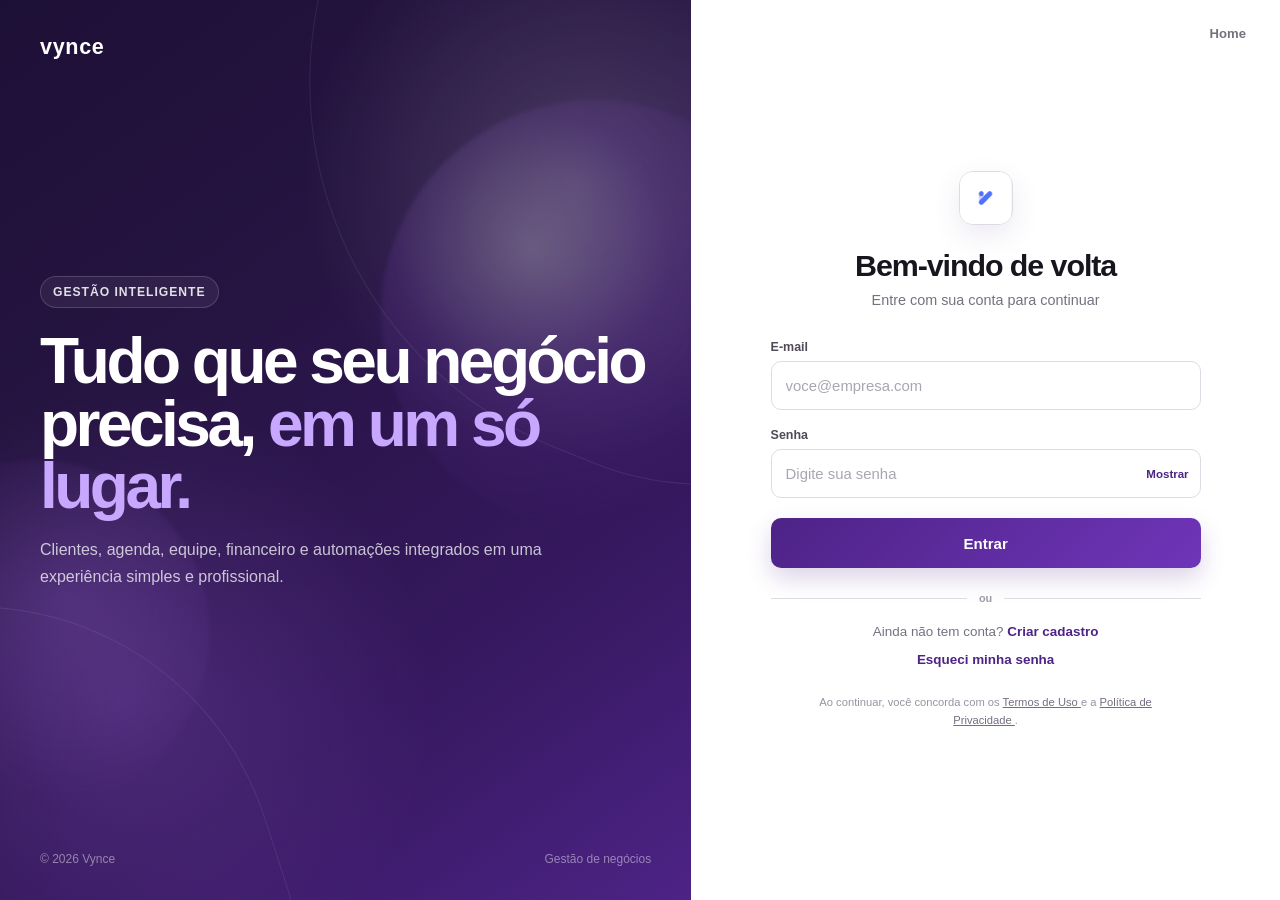
<file: frontend/index.html>
<!DOCTYPE html>
<html lang="pt-BR">
<head>
    <meta charset="UTF-8">
    <meta name="viewport" content="width=device-width, initial-scale=1.0">
    <title>Vynce | Acesso</title>
    <link rel="stylesheet" href="index.css">
</head>

<body>

<main class="auth-shell">

    <!-- PAINEL ROXO -->
    <section class="visual-panel" aria-hidden="true">

        <div class="visual-brand">vynce</div>

        <div class="visual-orb orb-a"></div>
        <div class="visual-orb orb-b"></div>

        <div class="visual-copy">

            <span class="eyebrow">
                Gestão inteligente
            </span>

            <h2>
                Tudo que seu negócio precisa,
                <span>em um só lugar.</span>
            </h2>

            <p>
                Clientes, agenda, equipe, financeiro e automações
                integrados em uma experiência simples e profissional.
            </p>

        </div>

        <div class="visual-footer">
            <span>© 2026 Vynce</span>
            <span>Gestão de negócios</span>
        </div>

    </section>


    <!-- PAINEL BRANCO -->
    <section class="auth-panel">

        <div class="auth-topbar">

            <span class="mini-brand">
                vynce
            </span>

            <a href="#" class="home-link">
                Home
            </a>

        </div>


        <div class="auth-card">

            <!-- LOGO VYNCE -->
            <div class="brand-mark">
                <img
                    src="logo.png"
                    alt="Vynce"
                >
            </div>


            <!-- TÍTULO -->
            <div id="titleBlock">

                <h1 id="formTitle">
                    Bem-vindo de volta
                </h1>

                <p
                    class="subtitle"
                    id="formSubtitle"
                >
                    Entre com sua conta para continuar
                </p>

            </div>


            <!-- LOGIN -->
            <form
                id="loginForm"
                class="active"
            >

                <div class="field">

                    <label for="loginEmail">
                        E-mail
                    </label>

                    <input
                        type="email"
                        id="loginEmail"
                        required
                        autocomplete="email"
                        placeholder="voce@empresa.com"
                    >

                </div>


                <div class="field">

                    <label for="loginPassword">
                        Senha
                    </label>

                    <div class="password-wrap">

                        <input
                            type="password"
                            id="loginPassword"
                            required
                            autocomplete="current-password"
                            placeholder="Digite sua senha"
                        >

                        <button
                            class="password-toggle"
                            type="button"
                            data-target="loginPassword"
                            aria-label="Mostrar senha"
                        >
                            Mostrar
                        </button>

                    </div>

                </div>


                <button
                    type="submit"
                    class="btn"
                >
                    <span class="btn-label">
                        Entrar
                    </span>
                </button>

            </form>


            <!-- CADASTRO -->
            <form id="registerForm">

                <div class="field">

                    <label for="registerName">
                        Nome
                    </label>

                    <input
                        type="text"
                        id="registerName"
                        required
                        autocomplete="name"
                        placeholder="Seu nome"
                    >

                </div>


                <div class="field">

                    <label for="registerEmail">
                        E-mail
                    </label>

                    <input
                        type="email"
                        id="registerEmail"
                        required
                        autocomplete="email"
                        placeholder="voce@empresa.com"
                    >

                </div>


                <div class="field">

                    <label for="registerPassword">
                        Senha
                    </label>

                    <div class="password-wrap">

                        <input
                            type="password"
                            id="registerPassword"
                            required
                            minlength="8"
                            autocomplete="new-password"
                            placeholder="Mínimo de 6 caracteres"
                        >

                        <button
                            class="password-toggle"
                            type="button"
                            data-target="registerPassword"
                            aria-label="Mostrar senha"
                        >
                            Mostrar
                        </button>

                    </div>

                </div>


                <div class="field">

                    <label for="registerPasswordConfirm">
                        Confirmar senha
                    </label>

                    <div class="password-wrap">

                        <input
                            type="password"
                            id="registerPasswordConfirm"
                            required
                            minlength="8"
                            autocomplete="new-password"
                            placeholder="Digite novamente"
                        >

                        <button
                            class="password-toggle"
                            type="button"
                            data-target="registerPasswordConfirm"
                            aria-label="Mostrar senha"
                        >
                            Mostrar
                        </button>

                    </div>

                </div>


                <label class="legal-check" for="legalAccept">
                    <input type="checkbox" id="legalAccept" required>
                    <span>Li e concordo com os <a href="termos.html" target="_blank" rel="noopener">Termos de Uso</a> e declaro que li a <a href="privacidade.html" target="_blank" rel="noopener">Política de Privacidade</a>.</span>
                </label>

                <button
                    type="submit"
                    class="btn"
                >
                    <span class="btn-label">
                        Criar conta
                    </span>
                </button>

            </form>


            <!-- ESQUECI MINHA SENHA -->
            <form id="forgotForm">

                <div class="field">

                    <label for="forgotEmail">
                        E-mail
                    </label>

                    <input
                        type="email"
                        id="forgotEmail"
                        required
                        autocomplete="email"
                        placeholder="voce@empresa.com"
                    >

                </div>


                <button
                    type="submit"
                    class="btn"
                >
                    <span class="btn-label">
                        Enviar link de redefinição
                    </span>
                </button>

            </form>


            <!-- RESET DE SENHA -->
            <form id="resetForm">

                <div class="field">

                    <label for="resetPassword">
                        Nova senha
                    </label>

                    <div class="password-wrap">

                        <input
                            type="password"
                            id="resetPassword"
                            required
                            minlength="8"
                            autocomplete="new-password"
                            placeholder="Digite sua nova senha"
                        >

                        <button
                            class="password-toggle"
                            type="button"
                            data-target="resetPassword"
                            aria-label="Mostrar senha"
                        >
                            Mostrar
                        </button>

                    </div>

                </div>


                <div class="field">

                    <label for="resetPasswordConfirm">
                        Confirmar nova senha
                    </label>

                    <div class="password-wrap">

                        <input
                            type="password"
                            id="resetPasswordConfirm"
                            required
                            minlength="8"
                            autocomplete="new-password"
                            placeholder="Digite novamente"
                        >

                        <button
                            class="password-toggle"
                            type="button"
                            data-target="resetPasswordConfirm"
                            aria-label="Mostrar senha"
                        >
                            Mostrar
                        </button>

                    </div>

                </div>


                <button
                    type="submit"
                    class="btn"
                >
                    <span class="btn-label">
                        Salvar nova senha
                    </span>
                </button>

            </form>


            <!-- MENSAGENS -->
            <div
                class="message"
                id="message"
            ></div>


            <!-- DIVISOR -->
            <div class="divider">

                <span></span>

                <small>
                    ou
                </small>

                <span></span>

            </div>


            <!-- TROCAR LOGIN / CADASTRO -->
            <p
                class="switch-line"
                id="switchLine"
            >

                Ainda não tem conta?

                <button
                    type="button"
                    id="switchBtn"
                >
                    Criar cadastro
                </button>

            </p>


            <!-- ESQUECI SENHA -->
            <p
                class="switch-line"
                id="forgotLine"
            >

                <button
                    type="button"
                    id="forgotBtn"
                >
                    Esqueci minha senha
                </button>

            </p>


            <!-- TERMOS -->
            <p class="legal">

                Ao continuar, você concorda com os

                <a href="termos.html" target="_blank" rel="noopener">
                    Termos de Uso
                </a>

                e a

                <a href="privacidade.html" target="_blank" rel="noopener">
                    Política de Privacidade
                </a>.

            </p>

        </div>

    </section>

</main>


<script src="auth.js"></script>
<script src="api.js"></script>
<script src="index.js"></script>

</body>
</html>
</file>
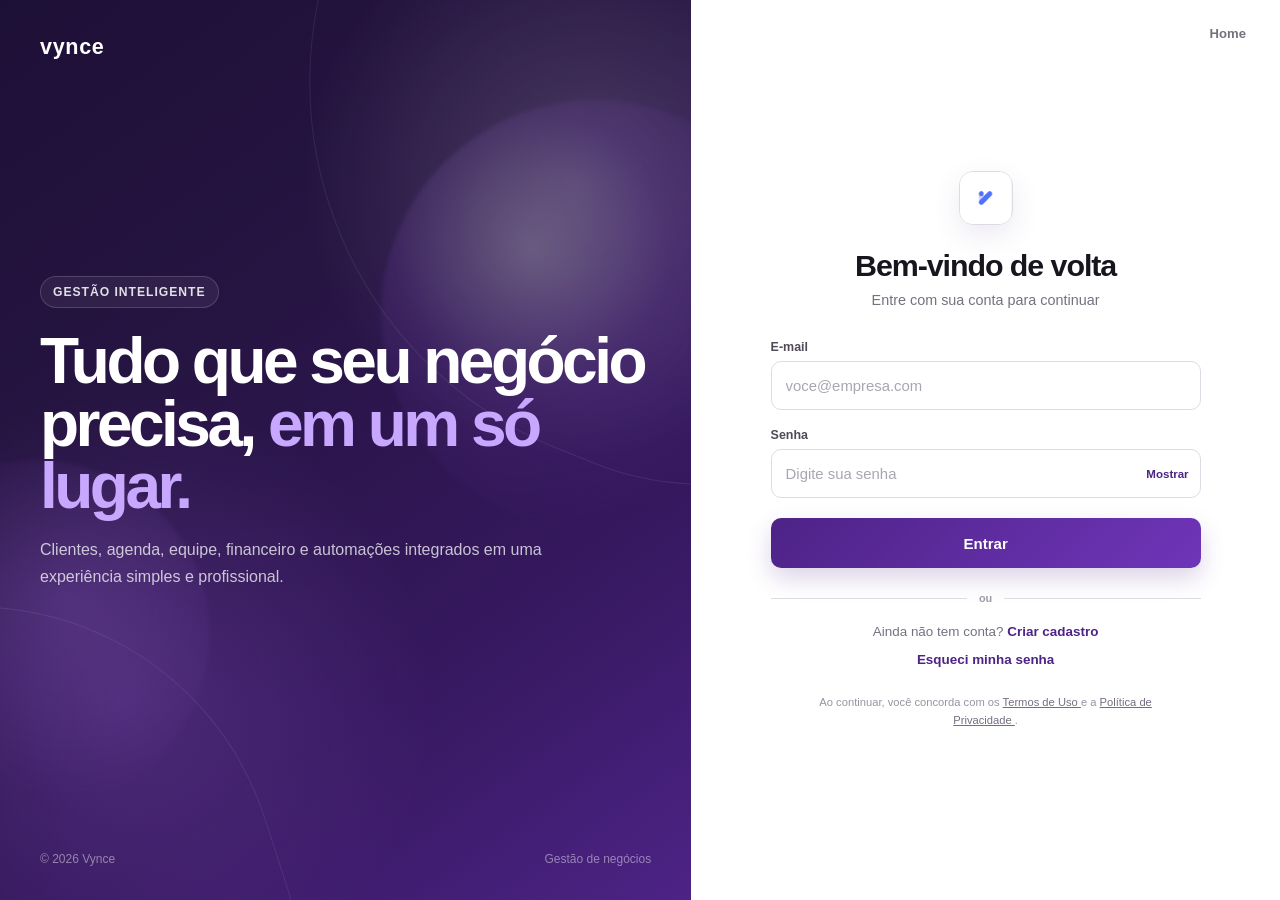
<file: frontend/dashboard.html>
<!DOCTYPE html>

<html lang="pt-BR">
<head> <meta charset="utf-8"/> <meta content="width=device-width, initial-scale=1.0" name="viewport"/> <title>Vincy - Dashboard</title> <link href="dashboard.css" rel="stylesheet"/> <script>// Aplica o tema salvo antes da página renderizar, evitando "flash" de tema errado.
        (function(){
            var tema = localStorage.getItem("vincy_tema") || "claro";
            if(!localStorage.getItem("vincy_tema")) localStorage.setItem("vincy_tema", tema);
            document.documentElement.setAttribute("data-theme", tema);
        })();
    </script>
<style id="vyncePerformanceStyles">
button:disabled{
    cursor:not-allowed !important;
    opacity:.68;
}
button.is-loading{
    pointer-events:none;
    position:relative;
}
button.is-loading::after{
    content:"";
    display:inline-block;
    width:12px;
    height:12px;
    margin-left:9px;
    border:2px solid currentColor;
    border-right-color:transparent;
    border-radius:50%;
    vertical-align:-2px;
    animation:vynceSpin .65s linear infinite;
}
@keyframes vynceSpin{
    to{ transform:rotate(360deg); }
}
</style>
</head>
<body><div id="subscriptionGate" class="subscription-gate" hidden><div class="subscription-gate-card"><img src="logo.png" alt="Vynce"><span class="subscription-kicker">Acesso aguardando liberação</span><h2>Sua conta está pronta.</h2><p>Para liberar o uso da Vynce, entre em contato diretamente com o responsável pela plataforma. O pagamento é combinado fora do sistema e, após a confirmação, seu acesso será ativado.</p><div class="subscription-contact">Contato comercial: <a id="subscriptionContact" href="mailto:vyncetechnologies26@gmail.com">vyncetechnologies26@gmail.com</a></div><div class="subscription-actions"><button type="button" id="subscriptionRequest">Solicitar liberação</button><button type="button" id="subscriptionLogout" class="secondary">Sair da conta</button></div><p id="subscriptionRequestStatus" class="subscription-request-status" aria-live="polite"></p></div></div> <!-- =========================
            SIDEBAR
    ========================= --> <aside aria-label="Navegação principal" class="sidebar" id="appSidebar"> <div class="sidebar-brand"> <div class="seal"> <img alt="Logo da Vincy" src="logo.png"/> </div> <h2>vynce</h2> <button aria-label="Recolher menu" class="sidebar-collapse-btn" id="sidebarCollapseBtn" title="Recolher menu" type="button">‹</button></div> <nav class="sidebar-menu"> <button class="side-btn active" data-page="dashboard" type="button"><span class="side-label">Dashboard</span></button> <button class="side-btn" data-page="clientes" type="button"><span class="side-label">Clientes</span></button> <button class="side-btn" data-page="comandas" type="button"><span class="side-label">Comandas</span></button> <button class="side-btn" data-page="historico" type="button"><span class="side-label">Histórico</span></button> <button class="side-btn" data-page="financeiro" type="button"><span class="side-label">Financeiro</span></button> <button class="side-btn" data-page="servicos" type="button"><span class="side-label">Serviços</span></button> <button class="side-btn" data-page="agenda" type="button"><span class="side-label">Agenda</span></button> <button class="side-btn" data-page="marketing" type="button"><span class="side-label">Marketing</span></button> <button class="side-btn" data-page="configuracoes" type="button"><span class="side-label">Configurações</span></button> </nav> <div class="sidebar-footer"> <button class="side-btn logout" id="logoutBtn" type="button"><span class="side-label">Sair</span></button> </div> </aside><div aria-hidden="true" class="sidebar-backdrop" id="sidebarBackdrop"></div> <!-- =========================
            CONTEÚDO
    ========================= --> <main class="main"> <header class="topbar"><button aria-controls="appSidebar" aria-expanded="false" aria-label="Abrir menu" class="menu-toggle" id="sidebarToggle" type="button"><span></span><span></span><span></span></button><div class="topbar-copy"> <p class="eyebrow">Bem-vindo</p> <h1 id="userName">Carregando...</h1> <p class="userEmail" id="userEmail">Carregando...
            </p> </div></header> <!-- =========================
                DASHBOARD
        ========================= --> <section class="page active" id="dashboard"> <div class="dashboard-title"> <h2>Resumo do negócio</h2> <p>Acompanhe os principais indicadores.</p> </div> <section class="cards"> <div class="card-stat"> <div class="card-icon"></div> <div> <p class="label">Faturamento líquido</p> <p class="value" id="faturamento">R$ 0,00
                        </p> <span class="card-info">Vendas menos despesas</span> </div> </div> <div class="card-stat"> <div class="card-icon"></div> <div> <p class="label">Clientes cadastrados</p> <p class="value" id="clientesAtendidos">0
                        </p> <span class="card-info">Base de clientes</span> </div> </div> <div class="card-stat"> <div class="card-icon"></div> <div> <p class="label">Comandas abertas</p> <p class="value" id="comandasAbertas">0
                        </p> <span class="card-info">Atendimentos ativos</span> </div> </div> </section> <!-- =========================
                    ATIVIDADES
            ========================= --> <section class="panel atividades-panel"> <div class="panel-header"> <div> <h2>Atividades</h2> <p class="muted">Organize suas tarefas.</p> </div> <button class="btn-primary" id="novaAtividadeBtn" type="button">+ Nova atividade
                    </button> </div> <div class="atividade-form" id="atividadeForm"> <input id="atividadeTitulo" placeholder="Nome da atividade" type="text"/> <select id="atividadePrioridade"> <option value="Baixa">Baixa prioridade</option> <option value="Media">Média prioridade</option> <option value="Alta">Alta prioridade</option> </select> <button class="btn-primary" id="salvarAtividadeBtn" type="button">Salvar atividade
                    </button> </div> <div class="atividades-grid" id="listaAtividades"> </div> </section> </section> <!-- =========================
                CLIENTES
        ========================= --> <section class="page" id="clientes"><div class="page-header pro-page-head"><div><p class="eyebrow">Relacionamento</p><h2>Clientes</h2><p>Veja sua base, movimento e histórico sem perder tempo.</p></div><button class="btn-primary" id="toggleNovoCliente" type="button">+ Novo cliente</button></div><section class="panel compact-form" id="novoClientePanel" hidden><div class="compact-form-grid"><input id="clienteCadastroNome" placeholder="Nome completo" type="text"><input id="clienteTelefone" placeholder="Telefone" type="text"><input id="clienteEmailCadastro" placeholder="E-mail" type="email"><input id="clienteObservacao" placeholder="Observação" type="text"><button class="btn-primary" id="cadastrarClienteBtn" type="button">Salvar cliente</button></div></section><div class="client-ops-strip"><div><span>Base</span><strong id="clientesResumoTotal">0</strong></div><div><span>Agendados hoje</span><strong id="clientesResumoAgenda">0</strong></div><div><span>Em atendimento</span><strong id="clientesResumoAndamento">0</strong></div><div><span>Finalizados</span><strong id="clientesResumoFinalizados">0</strong></div></div><section class="panel pro-list-panel"><div class="pro-list-toolbar"><div><h3>Movimento de clientes</h3><p class="muted">Situação atual e histórico em uma visão.</p></div><input autocomplete="off" class="lista-busca-input" id="buscaClientes" placeholder="Buscar cliente..." type="search"></div><div id="listaClientes" class="client-table"><p class="muted">Nenhum cliente cadastrado.</p></div></section><section class="panel ranking-compact"><div class="panel-header"><div><h3>Destaques</h3><p class="muted">Relacionamento e desempenho.</p></div></div><div class="ranking-grid"><div class="ranking-card"><h4>Maior gasto</h4><div id="rankingGasto"><p class="muted">Sem dados ainda.</p></div></div><div class="ranking-card"><h4>Mais frequentes</h4><div id="rankingFrequencia"><p class="muted">Sem dados ainda.</p></div></div><div class="ranking-card"><h4>Equipe</h4><div id="rankingColaboradores"><p class="muted">Sem dados ainda.</p></div></div></div></section></section><!-- =========================
                COMANDAS
        ========================= --> <section class="page" id="comandas"><div class="page-header pro-page-head"><div><p class="eyebrow">Operação</p><h2>Comandas abertas</h2><p>Atendimentos ativos, serviços e fechamento em uma tela objetiva.</p></div></div><section class="panel compact-open-comanda"><div class="compact-form-grid comanda-create-grid"><select id="clienteSelecionado"><option value="">Cliente</option></select><select id="colaboradorSelecionado"><option value="">Profissional</option></select><button class="btn-primary" id="abrirComandaBtn" type="button">Abrir atendimento</button></div></section><section class="panel pro-list-panel"><div class="pro-list-toolbar"><div><h3>Em andamento</h3><p class="muted">Adicione serviços e finalize quando concluir.</p></div><input autocomplete="off" class="lista-busca-input" id="buscaComandas" placeholder="Buscar cliente..." type="search"></div><div id="listaComandas" class="open-tabs-list"><p class="muted">Nenhuma comanda aberta.</p></div></section></section><!-- =========================
                HISTÓRICO
        ========================= --> <section class="page" id="historico"> <div class="page-header"> <h2>Histórico</h2> <p>Veja todos os atendimentos finalizados.</p> </div> <section class="panel"> <div class="panel-header"> <h3>Atendimentos realizados</h3> <button class="btn-danger" id="limparHistoricoBtn" type="button">Limpar histórico
                    </button> </div> <div class="historico-busca"><div class="historico-busca-campo"><label for="buscarClienteHistorico">Procurar cliente</label><input autocomplete="off" id="buscarClienteHistorico" placeholder="Digite o nome do cliente..." type="search"/><button aria-label="Limpar busca" class="historico-limpar-busca" id="limparBuscaHistorico" type="button">Limpar</button></div><p class="historico-busca-resumo muted" id="historicoBuscaResumo">Mostrando todos os atendimentos.</p></div><div id="listaHistorico"> <p class="muted">Nenhuma venda realizada.</p> </div> </section> </section> <!-- =========================
                FINANCEIRO
        ========================= -->
<section class="page" id="financeiro">
    <div class="page-header financeiro-page-header">
        <div>
            <h2>Financeiro</h2>
            <p>Controle receitas, despesas fixas, gastos adicionais e o fechamento mensal.</p>
        </div>
    </div>

    <section class="finance-month-toolbar panel">
        <div class="finance-month-nav">
            <button class="finance-month-btn" id="financeiroMesAnterior" type="button" aria-label="Mês anterior">‹</button>
            <div class="finance-month-title">
                <span class="finance-month-kicker">Competência</span>
                <strong id="financeiroMesAtualLabel">Mês atual</strong>
            </div>
            <button class="finance-month-btn" id="financeiroMesProximo" type="button" aria-label="Próximo mês">›</button>
        </div>

        <div class="finance-month-actions">
            <span class="finance-month-status aberto" id="financeiroStatusMes">Em aberto</span>
            <button class="btn-primary finance-close-month" id="fecharMesBtn" type="button">Fechar faturamento do mês</button>
        </div>
    </section>

    <section class="finance-overview-grid finance-overview-grid-v4">
        <article class="finance-overview-card">
            <span class="finance-overview-label">Receita bruta</span>
            <strong id="financeReceitaBruta">R$ 0,00</strong>
            <small>Atendimentos finalizados no mês</small>
        </article>

        <article class="finance-overview-card despesa-total">
            <span class="finance-overview-label">Despesas totais</span>
            <strong id="financeDespesasTotais">R$ 0,00</strong>
            <small>Somente valores já pagos</small>
        </article>

        <article class="finance-overview-card">
            <span class="finance-overview-label">Fixas pagas</span>
            <strong id="financeFixasPagas">R$ 0,00</strong>
            <small>Recorrentes confirmadas como pagas</small>
        </article>

        <article class="finance-overview-card">
            <span class="finance-overview-label">Adicionais pagas</span>
            <strong id="financeAdicionais">R$ 0,00</strong>
            <small>Gastos extras já pagos neste mês</small>
        </article>

        <article class="finance-overview-card destaque">
            <span class="finance-overview-label">Faturamento líquido</span>
            <strong id="financeLiquidoMes">R$ 0,00</strong>
            <small>Receita bruta - despesas pagas</small>
        </article>

        <article class="finance-overview-card pendente">
            <span class="finance-overview-label">Despesas pendentes</span>
            <strong id="financeFixasPendentes">R$ 0,00</strong>
            <small id="financeResultadoPrevisto">Resultado previsto: R$ 0,00</small>
        </article>
    </section>

    <section class="finance-cards finance-legacy-resumos">
        <div class="finance-card">
            <h3>Resultado semanal</h3>
            <div id="faturamentoSemana"><p class="muted">Nenhum dado disponível.</p></div>
        </div>
        <div class="finance-card">
            <h3>Resumo da competência</h3>
            <div id="faturamentoMes"><p class="muted">Nenhum dado disponível.</p></div>
        </div>
    </section>

    <section class="panel chart-panel">
        <div class="chart-header">
            <div>
                <h3>Fluxo financeiro</h3>
                <p class="muted">Vendas e despesas no período selecionado. Passe o mouse pelos pontos para ver os valores.</p>
            </div>
            <div class="chart-periodos" id="graficoPeriodos">
                <button class="chart-period-btn" data-periodo="1d" type="button">Hoje</button>
                <button class="chart-period-btn" data-periodo="1w" type="button">7 dias</button>
                <button class="chart-period-btn active" data-periodo="1m" type="button">Mês atual</button>
                <button class="chart-period-btn" data-periodo="3m" type="button">3 meses</button>
                <button class="chart-period-btn" data-periodo="6m" type="button">6 meses</button>
                <button class="chart-period-btn" data-periodo="ytd" type="button">Ano</button>
                <button class="chart-period-btn" data-periodo="all" type="button">Tudo</button>
            </div>
        </div>
        <div class="chart-kpis" id="graficoKpis">
            <div class="chart-kpi">
                <span>Entradas</span>
                <strong class="valor-positivo" id="graficoKpiEntradas">R$ 0,00</strong>
            </div>
            <div class="chart-kpi">
                <span>Saídas pagas</span>
                <strong class="valor-negativo" id="graficoKpiSaidas">R$ 0,00</strong>
            </div>
            <div class="chart-kpi">
                <span>Saldo do período</span>
                <strong id="graficoKpiSaldo">R$ 0,00</strong>
            </div>
        </div>
        <div aria-label="Gráfico de entradas e saídas" class="grafico-financeiro" id="graficoFinanceiro" role="img"></div>
    </section>

    <section class="finance-expenses-grid">
        <section class="panel finance-expense-panel">
            <div class="panel-header finance-panel-header">
                <div>
                    <span class="finance-section-eyebrow">Recorrentes</span>
                    <h3>Despesas fixas</h3>
                    <p class="muted">Cadastre uma vez. A despesa só reduz o líquido quando for marcada como paga.</p>
                </div>
                <button class="btn-primary" id="novaDespesaFixaBtn" type="button">+ Nova fixa</button>
            </div>

            <div class="finance-inline-form" id="despesaFixaForm">
                <div class="finance-form-grid">
                    <div>
                        <label for="fixaDescricao">Descrição</label>
                        <input id="fixaDescricao" placeholder="Ex.: Aluguel" type="text"/>
                    </div>
                    <div>
                        <label for="fixaValor">Valor (R$)</label>
                        <input id="fixaValor" min="0" step="0.01" placeholder="0,00" type="number"/>
                    </div>
                    <div>
                        <label for="fixaDia">Dia do vencimento</label>
                        <input id="fixaDia" min="1" max="31" placeholder="5" type="number"/>
                    </div>
                    <div>
                        <label for="fixaCategoria">Categoria</label>
                        <input id="fixaCategoria" placeholder="Ex.: Estrutura" type="text"/>
                    </div>
                </div>
                <div class="finance-form-actions">
                    <button class="btn-primary" id="salvarDespesaFixaBtn" type="button">Salvar despesa fixa</button>
                    <button class="finance-btn-ghost" id="cancelarDespesaFixaBtn" type="button">Cancelar</button>
                </div>
            </div>

            <div class="finance-expense-list" id="listaDespesasFixas">
                <p class="muted">Nenhuma despesa fixa cadastrada.</p>
            </div>
        </section>

        <section class="panel finance-expense-panel">
            <div class="panel-header finance-panel-header">
                <div>
                    <span class="finance-section-eyebrow">Do mês</span>
                    <h3>Despesas adicionais</h3>
                    <p class="muted">Não se repetem no mês seguinte. Ao fechar o mês, ficam preservadas no histórico do fechamento.</p>
                </div>
                <button class="btn-primary" id="novaDespesaAdicionalBtn" type="button">+ Nova adicional</button>
            </div>

            <div class="finance-inline-form" id="despesaAdicionalForm">
                <div class="finance-form-grid finance-form-grid-additional">
                    <div>
                        <label for="adicionalDescricao">Descrição</label>
                        <input id="adicionalDescricao" placeholder="Ex.: Manutenção" type="text"/>
                    </div>
                    <div>
                        <label for="adicionalValor">Valor (R$)</label>
                        <input id="adicionalValor" min="0" step="0.01" placeholder="0,00" type="number"/>
                    </div>
                    <div>
                        <label for="adicionalCategoria">Categoria</label>
                        <input id="adicionalCategoria" placeholder="Ex.: Emergencial" type="text"/>
                    </div>
                </div>
                <div class="finance-form-actions">
                    <button class="btn-primary" id="salvarDespesaAdicionalBtn" type="button">Adicionar despesa</button>
                    <button class="finance-btn-ghost" id="cancelarDespesaAdicionalBtn" type="button">Cancelar</button>
                </div>
            </div>

            <div class="finance-expense-list" id="listaDespesasAdicionais">
                <p class="muted">Nenhuma despesa adicional nesta competência.</p>
            </div>
        </section>
    </section>


    <section class="panel finance-ranking-panel">
        <div class="panel-header finance-panel-header">
            <div>
                <span class="finance-section-eyebrow">Para onde vai o dinheiro</span>
                <h3>Ranking de despesas</h3>
                <p class="muted">Despesas pagas da competência, ordenadas da maior para a menor.</p>
            </div>
            <strong class="finance-ranking-total" id="rankingDespesasTotal">R$ 0,00</strong>
        </div>

        <div class="finance-ranking-list" id="rankingDespesas">
            <p class="muted">Nenhuma despesa paga nesta competência.</p>
        </div>
    </section>

    <section class="panel finance-history-panel">
        <div class="panel-header finance-panel-header">
            <div>
                <span class="finance-section-eyebrow">Arquivo financeiro</span>
                <h3>Faturamentos fechados</h3>
                <p class="muted">Cada fechamento guarda uma fotografia do resultado daquele mês.</p>
            </div>
        </div>
        <div class="finance-closing-list" id="listaFechamentosMensais">
            <p class="muted">Nenhum faturamento fechado ainda.</p>
        </div>
    </section>
</section>
<!-- =========================
                SERVIÇOS
        ========================= --> <section class="page" id="servicos"> <div class="page-header"> <h2>Serviços</h2> <p>Gerencie o catálogo de serviços e a equipe que realiza os atendimentos.</p> </div><div class="tabs servicos-tabs"><button class="tab-btn active" data-servicos-tab="catalogo" type="button">Serviços</button><button class="tab-btn" data-servicos-tab="equipe" type="button">Equipe</button></div><div class="servicos-tab-content active" id="tab-catalogo"><section class="panel"> <h3>Novo Serviço</h3> <label for="servicoNome">Nome do serviço</label> <input id="servicoNome" placeholder="Ex: Corte de cabelo" type="text"/> <label for="servicoPreco">Preço (R$)</label> <input id="servicoPreco" placeholder="0,00" type="number"/> <label for="servicoDuracao">Duração (minutos)</label> <input id="servicoDuracao" placeholder="Ex: 30" type="number"/> <label for="servicoDescricao">Descrição</label> <input id="servicoDescricao" placeholder="Observações do serviço" type="text"/> <button class="btn-primary" id="cadastrarServicoBtn" type="button">Cadastrar Serviço</button> </section><section class="panel"> <h3>Serviços cadastrados</h3> <div class="lista-busca"><input autocomplete="off" class="lista-busca-input" id="buscaServicos" placeholder="Buscar serviço por nome..." type="search"/></div><div id="listaServicos"> <p class="muted">Nenhum serviço cadastrado.</p> </div> </section></div><div class="servicos-tab-content" id="tab-equipe"><section class="panel">
<h3>Novo colaborador</h3>
<p class="muted">Cadastre as pessoas da equipe para vinculá-las aos atendimentos.</p>
<label for="colaboradorNome">Nome</label>
<input id="colaboradorNome" placeholder="Nome do colaborador" type="text"/>
<label for="colaboradorTelefone">Celular</label>
<input id="colaboradorTelefone" placeholder="(00) 00000-0000" type="text"/>
<label for="colaboradorEmail">E-mail</label>
<input id="colaboradorEmail" placeholder="colaborador@email.com" type="email"/>
<button class="btn-primary" id="cadastrarColaboradorBtn" type="button">Cadastrar colaborador</button>
</section><section class="panel">
<h3>Equipe cadastrada</h3>
<div class="lista-busca"><input autocomplete="off" class="lista-busca-input" id="buscaColaboradores" placeholder="Buscar colaborador por nome..." type="search"/></div><div id="listaColaboradores"><p class="muted">Nenhum colaborador cadastrado.</p></div>
</section></div> </section> <!-- =========================
                AGENDA
        ========================= --> <section class="page" id="agenda"> <div class="page-header"> <h2>Agenda</h2> <p>Marque dia e horário com o cliente e receba lembretes automáticos.</p> </div> <section class="panel"> <h3>Novo Agendamento</h3> <label for="agendaCliente">Cliente</label> <select id="agendaCliente"> <option value="">Selecione um cliente</option> </select> <label for="agendaServico">Serviço (opcional)</label> <select id="agendaServico"> <option value="">Nenhum</option> </select> <label for="agendaData">Data</label> <input id="agendaData" type="date"/> <label for="agendaHora">Horário</label> <input id="agendaHora" type="time"/> <label for="agendaLembrete">Lembrete</label> <select id="agendaLembrete"> <option value="15">15 minutos antes</option> <option value="30">30 minutos antes</option> <option selected="" value="60">1 hora antes</option> <option value="1440">1 dia antes</option> </select> <label for="agendaNotas">Observações</label> <input id="agendaNotas" placeholder="Observações do agendamento" type="text"/> <button class="btn-primary" id="agendarBtn" type="button">Agendar</button> </section> <section class="panel"> <div class="panel-header"> <h3>Próximos agendamentos</h3> <span class="muted" id="notificacaoStatus"></span> </div> <div class="lista-busca"><input autocomplete="off" class="lista-busca-input" id="buscaAgenda" placeholder="Buscar agendamento por cliente..." type="search"/></div><div id="listaAgenda"> <p class="muted">Nenhum agendamento.</p> </div> </section> </section> <!-- =========================
                MARKETING
        ========================= -->
<section class="page" id="marketing">
    <div class="page-header marketing-page-header">
        <div><h2>Marketing</h2><p>Crie campanhas profissionais e fale com os clientes certos.</p></div>
        <div class="marketing-header-badge">Envio por @vynce.tech</div>
    </div>
    <section class="marketing-stats-grid">
        <article class="marketing-stat-card"><span>Clientes cadastrados</span><strong id="marketingTotalClientes">0</strong><small>Base total da conta</small></article>
        <article class="marketing-stat-card"><span>Com e-mail</span><strong id="marketingClientesEmail">0</strong><small>Elegíveis para campanhas</small></article>
        <article class="marketing-stat-card"><span>Sem e-mail</span><strong id="marketingClientesSemEmail">0</strong><small>Não recebem e-mail</small></article>
        <article class="marketing-stat-card destaque"><span>Campanhas enviadas</span><strong id="marketingTotalCampanhas">0</strong><small>Histórico desta conta</small></article>
    </section>
    <section class="panel marketing-shell">
        <div class="tabs marketing-tabs"><button type="button" class="tab-btn active" data-tab="email">E-mail</button><button type="button" class="tab-btn" data-tab="whatsapp">WhatsApp</button></div>
        <div class="tab-content active" id="tab-email" data-tab-panel="email">
            <div class="marketing-email-grid">
                <div class="marketing-editor">
                    <div class="marketing-section-title"><div><span class="marketing-eyebrow">1. Público</span><h3>Quem vai receber?</h3></div><span class="marketing-count-pill" id="emailDestinatariosCount">0 destinatários</span></div>
                    <div class="marketing-publico">
                        <label for="emailPublico">Público</label>
                        <select id="emailPublico"><option value="todos">Todos os clientes com e-mail</option><option value="especificos">Clientes específicos</option><option value="top3">Top 3 compradores</option><option value="inativos30">Sem comprar há 30 dias</option><option value="frequentes">Top 3 mais frequentes</option></select>
                        <p class="marketing-publico-resumo muted" id="emailPublicoResumo">Todos os clientes elegíveis serão incluídos.</p>
                        <div class="marketing-clientes-especificos" id="emailClientesEspecificos"></div>
                    </div>
                    <div class="marketing-divider"></div>
                    <div class="marketing-section-title"><div><span class="marketing-eyebrow">2. Mensagem</span><h3>Monte a campanha</h3></div></div>
                    <div class="marketing-template-row"><span>Modelos rápidos</span><div><button type="button" class="marketing-template-btn" data-template="promocao">Promoção</button><button type="button" class="marketing-template-btn" data-template="reativacao">Reativação</button><button type="button" class="marketing-template-btn" data-template="agradecimento">Agradecimento</button></div></div>
                    <label for="emailAssunto">Assunto</label>
                    <div class="marketing-field-with-count"><input type="text" id="emailAssunto" maxlength="200" placeholder="Ex.: Uma condição especial para você"/><span id="emailAssuntoCount">0/200</span></div>
                    <label for="emailMensagem">Mensagem</label>
                    <textarea id="emailMensagem" rows="9" maxlength="5000" placeholder="Olá, {nome}!&#10;&#10;Escreva sua mensagem aqui..."></textarea>
                    <div class="marketing-editor-footer"><div class="marketing-variable-help">Personalização: <button type="button" class="marketing-variable-chip" data-variable="{nome}">{nome}</button></div><span id="emailMensagemCount">0/5000</span></div>
                    <div class="marketing-send-note"><strong>Remetente:</strong> o cliente verá o nome da sua conta “via Vynce”. Se responder, a resposta será direcionada para o e-mail da sua conta.</div>
                    <button type="button" class="btn-primary marketing-send-btn" id="enviarEmailBtn">Revisar e enviar campanha</button>
                </div>
                <aside class="marketing-preview-wrap">
                    <div class="marketing-preview-head"><span class="marketing-eyebrow">Pré-visualização</span><strong>Como o cliente recebe</strong></div>
                    <div class="marketing-email-preview">
                        <div class="marketing-preview-meta"><div><span>De</span><strong id="marketingPreviewFrom">Seu negócio via Vynce</strong></div><div><span>Responder para</span><strong id="marketingPreviewReply">Seu e-mail</strong></div><div><span>Assunto</span><strong id="marketingPreviewSubject">Sua campanha</strong></div></div>
                        <div class="marketing-preview-email-body"><div class="marketing-preview-brand" id="marketingPreviewBrand">Seu negócio</div><h3 id="marketingPreviewTitle">Sua campanha</h3><div id="marketingPreviewMessage">Escreva uma mensagem para visualizar o e-mail.</div><div class="marketing-preview-footer">Enviado através da Vynce.</div></div>
                    </div>
                    <p class="marketing-preview-hint">A variável <strong>{nome}</strong> é substituída individualmente pelo nome de cada cliente.</p>
                </aside>
            </div>
        </div>
        <div class="tab-content" id="tab-whatsapp" data-tab-panel="whatsapp">
            <div class="marketing-whatsapp-layout"><div>
                <div class="marketing-section-title"><div><span class="marketing-eyebrow">Público</span><h3>Preparar contatos</h3></div></div>
                <div class="marketing-publico"><label for="whatsappPublico">Público</label><select id="whatsappPublico"><option value="todos">Todos os clientes</option><option value="especificos">Clientes específicos</option><option value="top3">Top 3 compradores</option><option value="inativos30">Sem comprar há 30 dias</option><option value="frequentes">Top 3 mais frequentes</option></select><p class="marketing-publico-resumo muted" id="whatsappPublicoResumo">Todos os clientes elegíveis serão incluídos.</p><div class="marketing-clientes-especificos" id="whatsappClientesEspecificos"></div></div>
                <label for="whatsappMensagem">Mensagem</label><textarea id="whatsappMensagem" rows="7" placeholder="Escreva sua mensagem..."></textarea><p class="muted">A mensagem é preparada para cada cliente com telefone cadastrado. O envio continua sendo confirmado pelo WhatsApp.</p><button type="button" class="btn-primary" id="gerarWhatsappBtn">Gerar links do WhatsApp</button>
            </div><div id="listaWhatsappLinks"></div></div>
        </div>
    </section>
    <section class="panel marketing-history-panel"><div class="panel-header"><div><span class="marketing-eyebrow">Histórico</span><h3>Campanhas enviadas</h3></div></div><div id="listaCampanhas"><p class="muted">Nenhuma campanha enviada ainda.</p></div></section>
</section>
<!-- =========================
                CONFIGURAÇÕES
        ========================= --> <section class="page" id="configuracoes"> <div class="page-header"> <h2>Configurações</h2> <p>Gerencie seus dados de acesso e preferências do sistema.</p> </div> <section class="panel"> <h3>Meus dados</h3><p class="config-dados-status muted" id="configDadosStatus">Carregando seus dados atuais...</p> <label for="configNome">Nome</label> <input id="configNome" type="text"/> <label for="configEmail">E-mail</label> <input id="configEmail" type="email"/> <label for="configTelefone">Telefone</label> <input id="configTelefone" placeholder="(00) 00000-0000" type="text"/> <button class="btn-primary" id="salvarPerfilBtn" type="button">Salvar dados</button> </section> <section class="panel"> <h3>Trocar senha</h3> <label for="configSenhaAtual">Senha atual</label> <input id="configSenhaAtual" type="password"/> <label for="configSenhaNova">Nova senha</label> <input id="configSenhaNova" type="password"/> <button class="btn-primary" id="trocarSenhaBtn" type="button">Trocar senha</button> </section> <section class="panel"> <h3>Aparência</h3> <div class="theme-switch-row"> <span>Escuro</span> <label class="switch"> <input id="temaToggle" type="checkbox"/> <span class="slider"></span> </label> <span>Claro</span> </div> </section> </section> </main> <!-- =========================
            MODAL EDITAR CLIENTE
    ========================= --> <div class="modal-overlay" id="editarClienteModal"> <div class="modal-box"> <div class="modal-header"> <h3>Editar Cliente</h3> <button class="modal-close" id="fecharModalCliente" type="button">×</button> </div> <div class="tabs"> <button class="tab-btn active" data-tab="dados" type="button">Dados</button> <button class="tab-btn" data-tab="email" type="button">E-mail</button> </div> <div class="tab-content active" data-tab-panel="dados" id="modalTab-dados"> <label for="editClienteNome">Nome</label> <input id="editClienteNome" type="text"/> <label for="editClienteTelefone">Telefone</label> <input id="editClienteTelefone" type="text"/> <label for="editClienteObservacao">Observação</label> <input id="editClienteObservacao" type="text"/> </div> <div class="tab-content" data-tab-panel="email" id="modalTab-email"> <label for="editClienteEmail">E-mail do cliente</label> <input id="editClienteEmail" placeholder="cliente@email.com" type="email"/> <p class="muted">Usado para envio de campanhas de e-mail marketing.</p> </div> <button class="btn-primary" id="salvarEdicaoClienteBtn" type="button">Salvar alterações</button> </div> </div> <script src="auth.js"></script> <script src="api.js"></script> <script src="dashboard.js"></script>
</body>
</html>
</file>
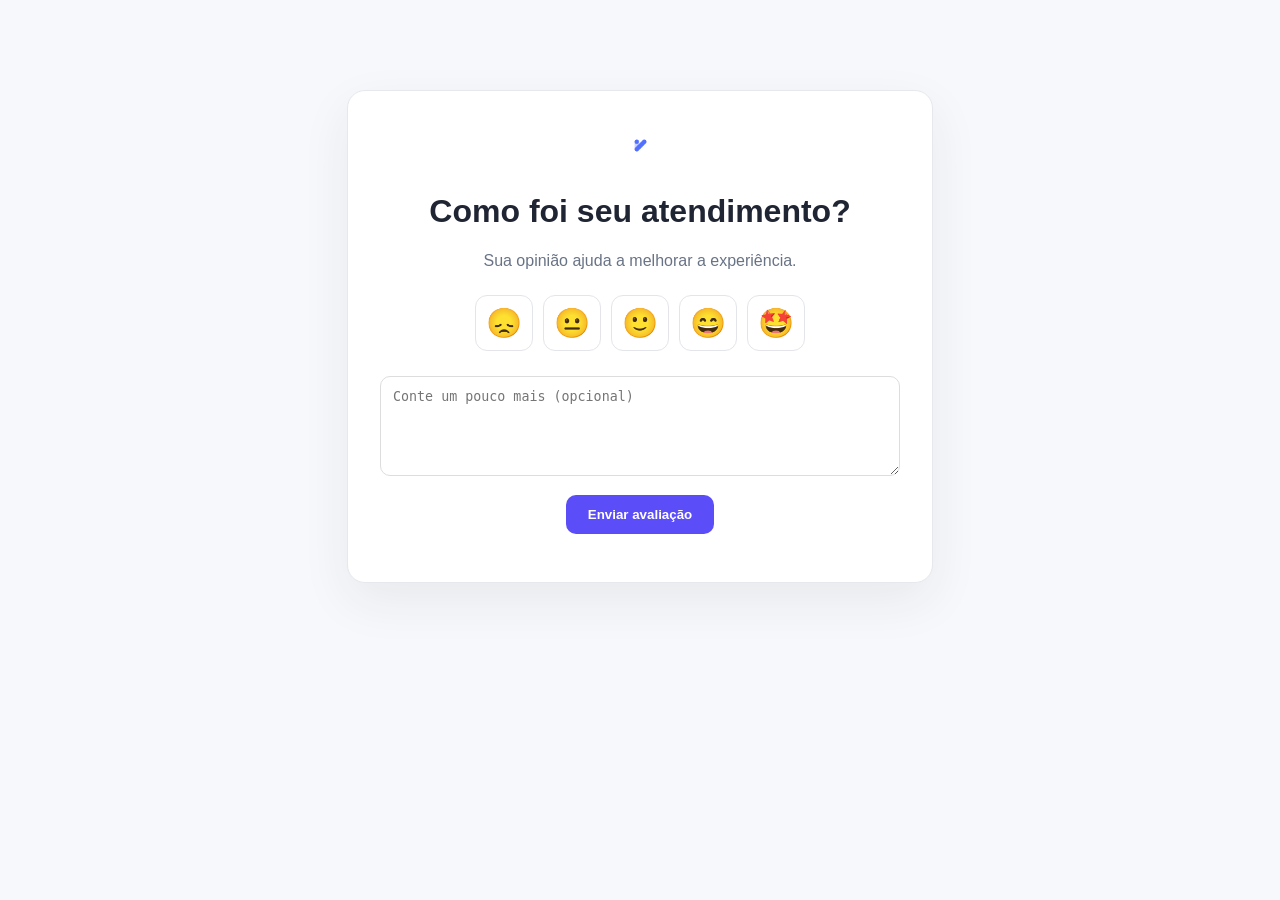
<file: frontend/feedback.html>
<!doctype html><html lang="pt-BR"><head><meta charset="utf-8"><meta name="viewport" content="width=device-width,initial-scale=1"><title>Avalie seu atendimento | Vynce</title><style>body{margin:0;background:#f7f8fb;font-family:Arial,sans-serif;color:#202534}.box{max-width:520px;margin:10vh auto;background:#fff;border:1px solid #e6e8ee;border-radius:18px;padding:32px;text-align:center;box-shadow:0 18px 50px #20253412}.faces{display:flex;justify-content:center;gap:10px;margin:25px 0}.faces button{font-size:29px;border:1px solid #e4e5ea;background:#fff;border-radius:12px;padding:10px;cursor:pointer}.faces button.active{border-color:#6558e8;background:#f3f1ff}textarea{width:100%;box-sizing:border-box;min-height:100px;border:1px solid #ddd;border-radius:10px;padding:12px}#send{margin-top:15px;border:0;border-radius:10px;background:#5b4df7;color:#fff;padding:12px 22px;font-weight:700}.muted{color:#697386}</style></head><body><main class="box"><img src="logo.png" alt="Vynce" width="45"><h1>Como foi seu atendimento?</h1><p class="muted" id="who">Sua opinião ajuda a melhorar a experiência.</p><div class="faces"><button data-v="1">😞</button><button data-v="2">😐</button><button data-v="3">🙂</button><button data-v="4">😄</button><button data-v="5">🤩</button></div><textarea id="comment" maxlength="1000" placeholder="Conte um pouco mais (opcional)"></textarea><br><button id="send">Enviar avaliação</button><p id="msg"></p></main><script src="auth.js"></script><script src="api.js"></script><script>const token=new URLSearchParams(location.search).get('token');let rating=0;document.querySelectorAll('.faces button').forEach(b=>b.onclick=()=>{rating=Number(b.dataset.v);document.querySelectorAll('.faces button').forEach(x=>x.classList.toggle('active',x===b))});Api.get('/feedback/public?token='+encodeURIComponent(token||''),{auth:false}).then(x=>{if(x.client_name)document.getElementById('who').textContent=x.client_name+', sua opinião ajuda a melhorar a experiência.'}).catch(e=>document.getElementById('msg').textContent=e.message);document.getElementById('send').onclick=async()=>{if(!rating){document.getElementById('msg').textContent='Escolha uma carinha.';return}try{await Api.post('/feedback/public',{token,rating,comment:document.getElementById('comment').value},{auth:false});document.querySelector('.box').innerHTML='<h1>Obrigado! 💜</h1><p class="muted">Sua avaliação foi registrada.</p>'}catch(e){document.getElementById('msg').textContent=e.message}}</script></body></html>
</file>
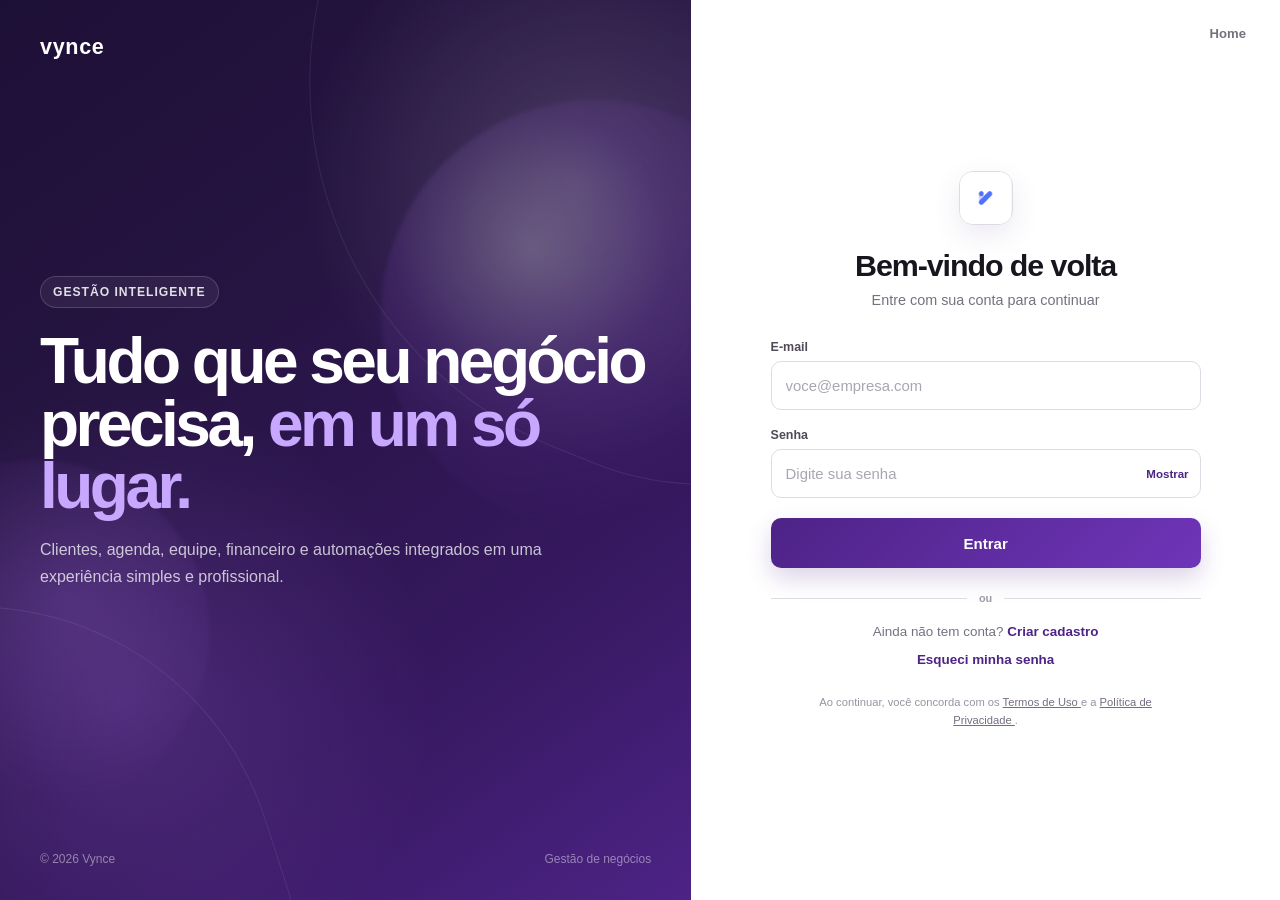
<file: frontend/legal-consent.html>
<!doctype html>
<html lang="pt-BR">
<head>
  <meta charset="utf-8">
  <meta name="viewport" content="width=device-width,initial-scale=1">
  <meta name="referrer" content="no-referrer">
  <link rel="icon" type="image/png" href="logo.png">
  <title>Vynce | Documentos legais</title>
  <link rel="stylesheet" href="index.css">
</head>
<body>
<main class="auth-shell">
  <section class="visual-panel" aria-hidden="true"><div class="visual-brand">vynce</div><div class="visual-copy"><span class="eyebrow">Transparência e segurança</span><h2>Documentos legais <span>sempre atualizados.</span></h2><p>Para continuar, confirme os documentos vigentes da plataforma.</p></div></section>
  <section class="auth-panel"><div class="auth-card"><div class="brand-mark"><img src="logo.png" alt="Vynce"></div><h1>Atualização necessária</h1><p class="subtitle">Confira os documentos antes de continuar.</p>
    <form id="legalConsentForm" class="active">
      <div class="legal-consent-box">
        <label class="legal-check"><input id="legalTerms" type="checkbox" required><span>Li e aceito os <a href="termos.html" target="_blank" rel="noopener">Termos de Uso</a>.</span></label>
        <label class="legal-check"><input id="legalPrivacy" type="checkbox" required><span>Li e estou ciente da <a href="privacidade.html" target="_blank" rel="noopener">Política de Privacidade</a>.</span></label>
      </div>
      <button type="submit" class="btn"><span class="btn-label">Continuar para a Vynce</span></button>
    </form>
    <div id="message" class="message"></div>
  </section>
</main>
<script src="auth.js"></script><script src="api.js"></script><script src="legal-consent.js"></script>
</body></html>
</file>
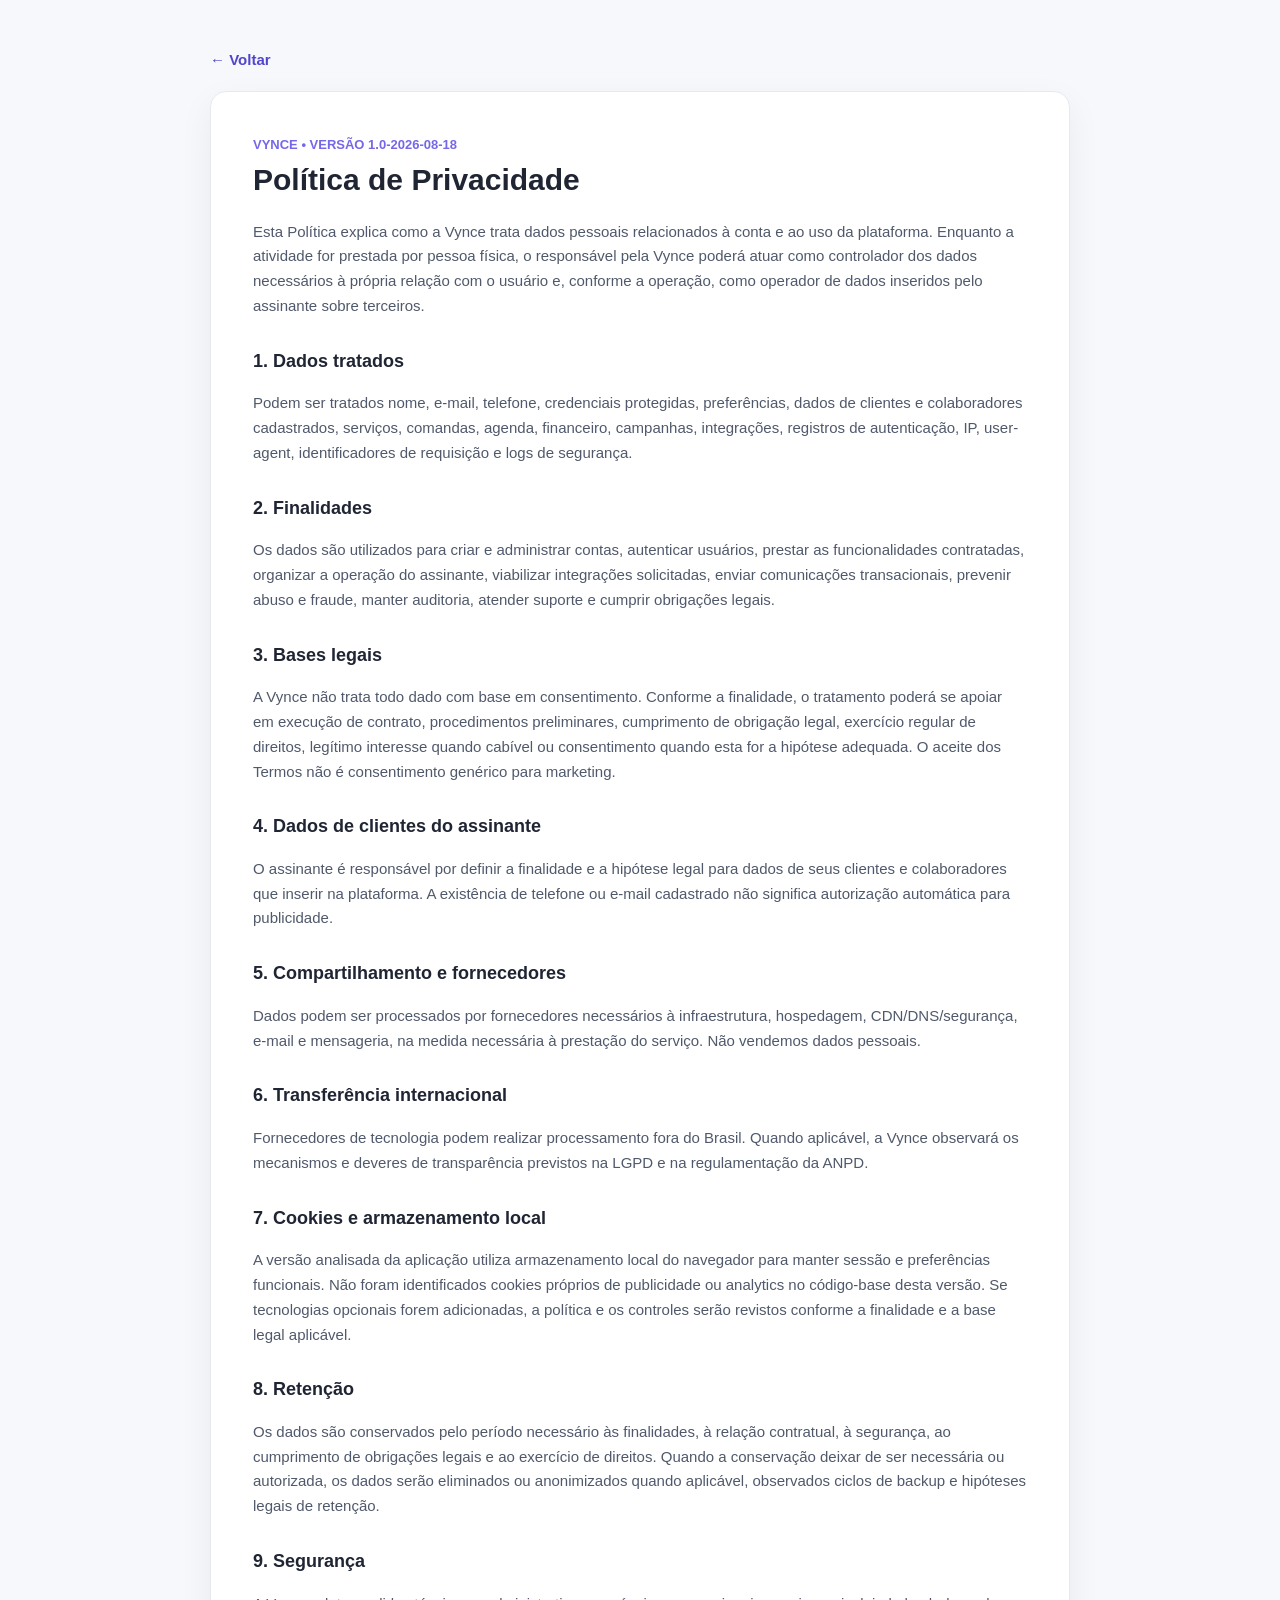
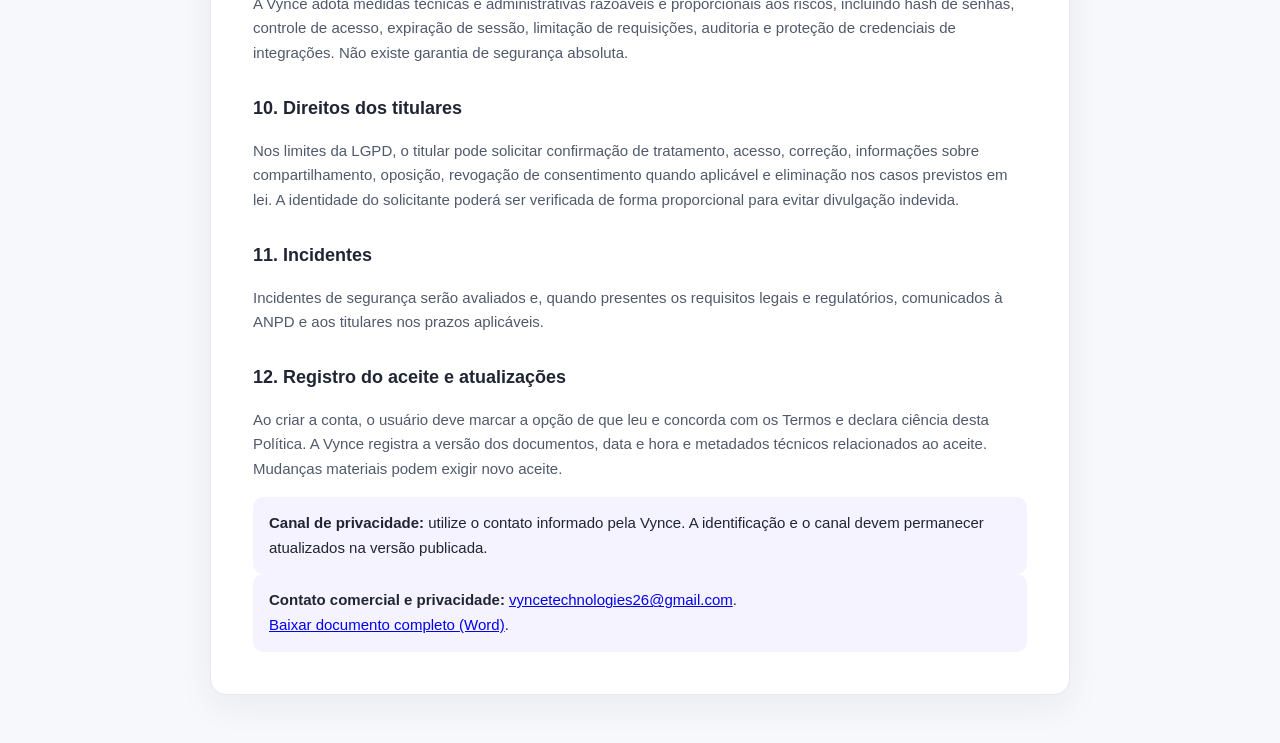
<file: frontend/privacidade.html>
<!doctype html><html lang="pt-BR"><head><meta charset="utf-8"><meta name="viewport" content="width=device-width,initial-scale=1"><title>Política de Privacidade | Vynce</title><style>body{margin:0;background:#f7f8fb;color:#202534;font:15px/1.65 Arial,sans-serif}.wrap{max-width:860px;margin:48px auto;padding:0 22px}.paper{background:#fff;border:1px solid #e7e9ef;border-radius:16px;padding:42px;box-shadow:0 12px 35px rgba(25,30,50,.06)}h1{font-size:30px;margin:0 0 8px}h2{font-size:18px;margin-top:28px}p,li{color:#50596b}.meta{color:#7567e8;font-weight:700;font-size:13px}.notice{background:#f5f3ff;padding:14px 16px;border-radius:10px}.back{display:inline-block;margin-bottom:18px;color:#5145cd;text-decoration:none;font-weight:700}@media(max-width:600px){.paper{padding:24px}}</style></head><body><main class="wrap"><a class="back" href="index.html">← Voltar</a><article class="paper"><div class="meta">VYNCE • VERSÃO 1.0-2026-08-18</div><h1>Política de Privacidade</h1><p>Esta Política explica como a Vynce trata dados pessoais relacionados à conta e ao uso da plataforma. Enquanto a atividade for prestada por pessoa física, o responsável pela Vynce poderá atuar como controlador dos dados necessários à própria relação com o usuário e, conforme a operação, como operador de dados inseridos pelo assinante sobre terceiros.</p><h2>1. Dados tratados</h2><p>Podem ser tratados nome, e-mail, telefone, credenciais protegidas, preferências, dados de clientes e colaboradores cadastrados, serviços, comandas, agenda, financeiro, campanhas, integrações, registros de autenticação, IP, user-agent, identificadores de requisição e logs de segurança.</p><h2>2. Finalidades</h2><p>Os dados são utilizados para criar e administrar contas, autenticar usuários, prestar as funcionalidades contratadas, organizar a operação do assinante, viabilizar integrações solicitadas, enviar comunicações transacionais, prevenir abuso e fraude, manter auditoria, atender suporte e cumprir obrigações legais.</p><h2>3. Bases legais</h2><p>A Vynce não trata todo dado com base em consentimento. Conforme a finalidade, o tratamento poderá se apoiar em execução de contrato, procedimentos preliminares, cumprimento de obrigação legal, exercício regular de direitos, legítimo interesse quando cabível ou consentimento quando esta for a hipótese adequada. O aceite dos Termos não é consentimento genérico para marketing.</p><h2>4. Dados de clientes do assinante</h2><p>O assinante é responsável por definir a finalidade e a hipótese legal para dados de seus clientes e colaboradores que inserir na plataforma. A existência de telefone ou e-mail cadastrado não significa autorização automática para publicidade.</p><h2>5. Compartilhamento e fornecedores</h2><p>Dados podem ser processados por fornecedores necessários à infraestrutura, hospedagem, CDN/DNS/segurança, e-mail e mensageria, na medida necessária à prestação do serviço. Não vendemos dados pessoais.</p><h2>6. Transferência internacional</h2><p>Fornecedores de tecnologia podem realizar processamento fora do Brasil. Quando aplicável, a Vynce observará os mecanismos e deveres de transparência previstos na LGPD e na regulamentação da ANPD.</p><h2>7. Cookies e armazenamento local</h2><p>A versão analisada da aplicação utiliza armazenamento local do navegador para manter sessão e preferências funcionais. Não foram identificados cookies próprios de publicidade ou analytics no código-base desta versão. Se tecnologias opcionais forem adicionadas, a política e os controles serão revistos conforme a finalidade e a base legal aplicável.</p><h2>8. Retenção</h2><p>Os dados são conservados pelo período necessário às finalidades, à relação contratual, à segurança, ao cumprimento de obrigações legais e ao exercício de direitos. Quando a conservação deixar de ser necessária ou autorizada, os dados serão eliminados ou anonimizados quando aplicável, observados ciclos de backup e hipóteses legais de retenção.</p><h2>9. Segurança</h2><p>A Vynce adota medidas técnicas e administrativas razoáveis e proporcionais aos riscos, incluindo hash de senhas, controle de acesso, expiração de sessão, limitação de requisições, auditoria e proteção de credenciais de integrações. Não existe garantia de segurança absoluta.</p><h2>10. Direitos dos titulares</h2><p>Nos limites da LGPD, o titular pode solicitar confirmação de tratamento, acesso, correção, informações sobre compartilhamento, oposição, revogação de consentimento quando aplicável e eliminação nos casos previstos em lei. A identidade do solicitante poderá ser verificada de forma proporcional para evitar divulgação indevida.</p><h2>11. Incidentes</h2><p>Incidentes de segurança serão avaliados e, quando presentes os requisitos legais e regulatórios, comunicados à ANPD e aos titulares nos prazos aplicáveis.</p><h2>12. Registro do aceite e atualizações</h2><p>Ao criar a conta, o usuário deve marcar a opção de que leu e concorda com os Termos e declara ciência desta Política. A Vynce registra a versão dos documentos, data e hora e metadados técnicos relacionados ao aceite. Mudanças materiais podem exigir novo aceite.</p><div class="notice"><strong>Canal de privacidade:</strong> utilize o contato informado pela Vynce. A identificação e o canal devem permanecer atualizados na versão publicada.</div><div class="notice"><strong>Contato comercial e privacidade:</strong> <a href="mailto:vyncetechnologies26@gmail.com">vyncetechnologies26@gmail.com</a>.<br><a href="Vynce_Termos_e_Politica_FINAL_V1.docx" download>Baixar documento completo (Word)</a>.</div></article></main></body></html>
</file>
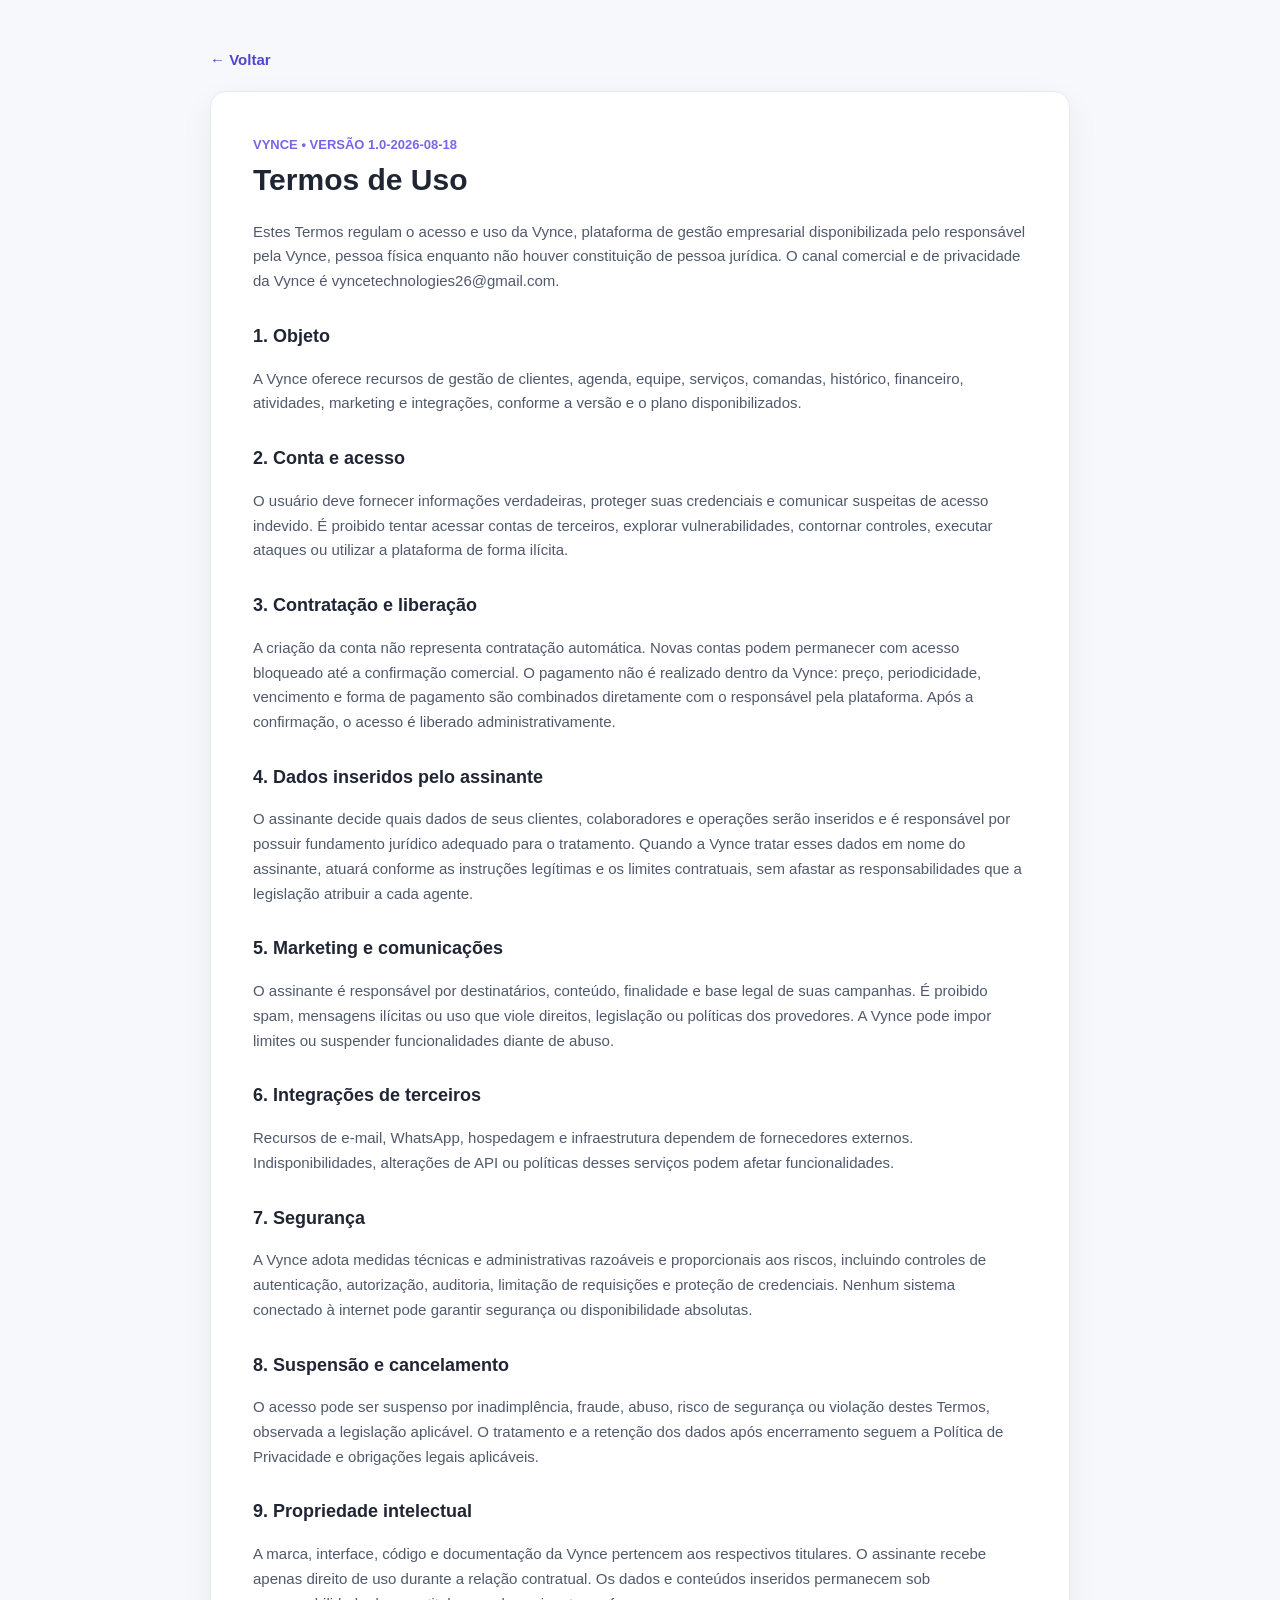
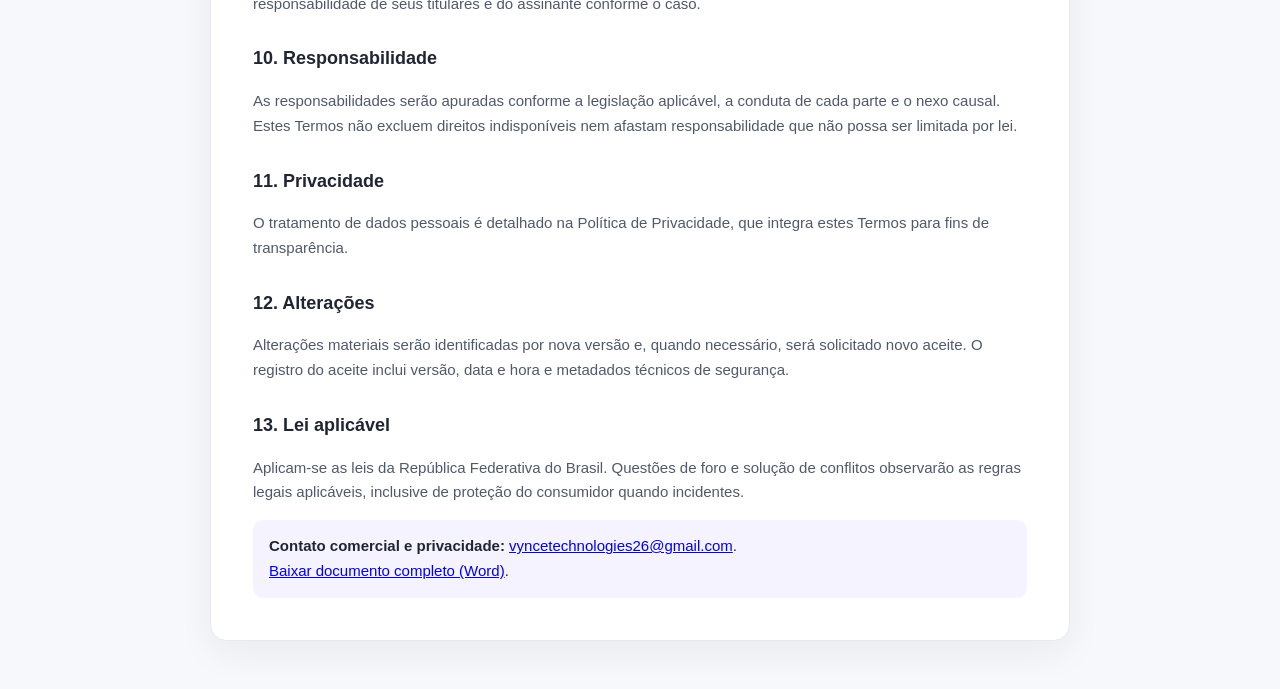
<file: frontend/termos.html>
<!doctype html><html lang="pt-BR"><head><meta charset="utf-8"><meta name="viewport" content="width=device-width,initial-scale=1"><title>Termos de Uso | Vynce</title><style>body{margin:0;background:#f7f8fb;color:#202534;font:15px/1.65 Arial,sans-serif}.wrap{max-width:860px;margin:48px auto;padding:0 22px}.paper{background:#fff;border:1px solid #e7e9ef;border-radius:16px;padding:42px;box-shadow:0 12px 35px rgba(25,30,50,.06)}h1{font-size:30px;margin:0 0 8px}h2{font-size:18px;margin-top:28px}p,li{color:#50596b}.meta{color:#7567e8;font-weight:700;font-size:13px}.notice{background:#f5f3ff;padding:14px 16px;border-radius:10px}.back{display:inline-block;margin-bottom:18px;color:#5145cd;text-decoration:none;font-weight:700}@media(max-width:600px){.paper{padding:24px}}</style></head><body><main class="wrap"><a class="back" href="index.html">← Voltar</a><article class="paper"><div class="meta">VYNCE • VERSÃO 1.0-2026-08-18</div><h1>Termos de Uso</h1><p>Estes Termos regulam o acesso e uso da Vynce, plataforma de gestão empresarial disponibilizada pelo responsável pela Vynce, pessoa física enquanto não houver constituição de pessoa jurídica. O canal comercial e de privacidade da Vynce é vyncetechnologies26@gmail.com.</p><h2>1. Objeto</h2><p>A Vynce oferece recursos de gestão de clientes, agenda, equipe, serviços, comandas, histórico, financeiro, atividades, marketing e integrações, conforme a versão e o plano disponibilizados.</p><h2>2. Conta e acesso</h2><p>O usuário deve fornecer informações verdadeiras, proteger suas credenciais e comunicar suspeitas de acesso indevido. É proibido tentar acessar contas de terceiros, explorar vulnerabilidades, contornar controles, executar ataques ou utilizar a plataforma de forma ilícita.</p><h2>3. Contratação e liberação</h2><p>A criação da conta não representa contratação automática. Novas contas podem permanecer com acesso bloqueado até a confirmação comercial. O pagamento não é realizado dentro da Vynce: preço, periodicidade, vencimento e forma de pagamento são combinados diretamente com o responsável pela plataforma. Após a confirmação, o acesso é liberado administrativamente.</p><h2>4. Dados inseridos pelo assinante</h2><p>O assinante decide quais dados de seus clientes, colaboradores e operações serão inseridos e é responsável por possuir fundamento jurídico adequado para o tratamento. Quando a Vynce tratar esses dados em nome do assinante, atuará conforme as instruções legítimas e os limites contratuais, sem afastar as responsabilidades que a legislação atribuir a cada agente.</p><h2>5. Marketing e comunicações</h2><p>O assinante é responsável por destinatários, conteúdo, finalidade e base legal de suas campanhas. É proibido spam, mensagens ilícitas ou uso que viole direitos, legislação ou políticas dos provedores. A Vynce pode impor limites ou suspender funcionalidades diante de abuso.</p><h2>6. Integrações de terceiros</h2><p>Recursos de e-mail, WhatsApp, hospedagem e infraestrutura dependem de fornecedores externos. Indisponibilidades, alterações de API ou políticas desses serviços podem afetar funcionalidades.</p><h2>7. Segurança</h2><p>A Vynce adota medidas técnicas e administrativas razoáveis e proporcionais aos riscos, incluindo controles de autenticação, autorização, auditoria, limitação de requisições e proteção de credenciais. Nenhum sistema conectado à internet pode garantir segurança ou disponibilidade absolutas.</p><h2>8. Suspensão e cancelamento</h2><p>O acesso pode ser suspenso por inadimplência, fraude, abuso, risco de segurança ou violação destes Termos, observada a legislação aplicável. O tratamento e a retenção dos dados após encerramento seguem a Política de Privacidade e obrigações legais aplicáveis.</p><h2>9. Propriedade intelectual</h2><p>A marca, interface, código e documentação da Vynce pertencem aos respectivos titulares. O assinante recebe apenas direito de uso durante a relação contratual. Os dados e conteúdos inseridos permanecem sob responsabilidade de seus titulares e do assinante conforme o caso.</p><h2>10. Responsabilidade</h2><p>As responsabilidades serão apuradas conforme a legislação aplicável, a conduta de cada parte e o nexo causal. Estes Termos não excluem direitos indisponíveis nem afastam responsabilidade que não possa ser limitada por lei.</p><h2>11. Privacidade</h2><p>O tratamento de dados pessoais é detalhado na Política de Privacidade, que integra estes Termos para fins de transparência.</p><h2>12. Alterações</h2><p>Alterações materiais serão identificadas por nova versão e, quando necessário, será solicitado novo aceite. O registro do aceite inclui versão, data e hora e metadados técnicos de segurança.</p><h2>13. Lei aplicável</h2><p>Aplicam-se as leis da República Federativa do Brasil. Questões de foro e solução de conflitos observarão as regras legais aplicáveis, inclusive de proteção do consumidor quando incidentes.</p><div class="notice"><strong>Contato comercial e privacidade:</strong> <a href="mailto:vyncetechnologies26@gmail.com">vyncetechnologies26@gmail.com</a>.<br><a href="Vynce_Termos_e_Politica_FINAL_V1.docx" download>Baixar documento completo (Word)</a>.</div></article></main></body></html>
</file>
<file: frontend/index.css>
/* =====================================================
   VYNCE - LOGIN / CADASTRO
===================================================== */

:root{

    --purple-950:#1d1036;
    --purple-900:#261442;
    --purple-800:#35185e;
    --purple-700:#4d2386;
    --purple-600:#6f35b9;
    --purple-500:#8b4de3;

    --paper:#ffffff;

    --text:#17151d;
    --muted:#76717e;

    --border:#dedbe5;
    --border-strong:#cfc9da;

    --error:#b13b45;
    --success:#2f6f4e;

}


/* =====================================================
   RESET
===================================================== */

*{
    box-sizing:border-box;
}

html,
body{

    margin:0;

    width:100%;

    min-height:100%;

}

body{

    min-height:100vh;

    font-family:
        "Inter",
        "Segoe UI",
        Arial,
        sans-serif;

    background:var(--paper);

    color:var(--text);

}


/* =====================================================
   LAYOUT
===================================================== */

.auth-shell{

    min-height:100vh;

    display:grid;

    grid-template-columns:
        minmax(0,1.08fr)
        minmax(520px,.92fr);

}


/* =====================================================
   PAINEL ROXO
===================================================== */

.visual-panel{

    position:relative;

    overflow:hidden;

    min-height:100vh;

    padding:
        34px
        40px;

    color:white;

    background:

        radial-gradient(
            circle at 84% 20%,
            rgba(255,255,255,.16),
            transparent 30%
        ),

        radial-gradient(
            circle at 18% 78%,
            rgba(184,120,255,.20),
            transparent 34%
        ),

        linear-gradient(
            145deg,
            var(--purple-950) 0%,
            var(--purple-900) 35%,
            var(--purple-800) 70%,
            var(--purple-700) 100%
        );

}


.visual-panel::before,
.visual-panel::after{

    content:"";

    position:absolute;

    border-radius:
        48% 52% 42% 58%;

    border:
        1px solid
        rgba(255,255,255,.08);

    pointer-events:none;

}


.visual-panel::before{

    width:720px;

    height:720px;

    right:-330px;

    top:-260px;

    transform:
        rotate(22deg);

}


.visual-panel::after{

    width:620px;

    height:620px;

    left:-340px;

    bottom:-330px;

    transform:
        rotate(-18deg);

}


/* =====================================================
   VYNCE NO TOPO
===================================================== */

.visual-brand{

    position:relative;

    z-index:2;

    font-size:1.35rem;

    font-weight:800;

    letter-spacing:.03em;

}


/* =====================================================
   TEXTO PRINCIPAL
===================================================== */

.visual-copy{

    position:relative;

    z-index:2;

    max-width:620px;

    margin-top:
        min(24vh,230px);

}


.eyebrow{

    display:inline-flex;

    align-items:center;

    min-height:32px;

    padding:
        0 12px;

    border:
        1px solid
        rgba(255,255,255,.16);

    border-radius:999px;

    background:
        rgba(255,255,255,.06);

    color:
        rgba(255,255,255,.86);

    font-size:.76rem;

    font-weight:700;

    letter-spacing:.08em;

    text-transform:uppercase;

}


.visual-copy h2{

    margin:
        22px 0 18px;

    max-width:620px;

    font-size:
        clamp(
            2.6rem,
            5vw,
            5.2rem
        );

    line-height:.98;

    letter-spacing:-.055em;

    font-weight:780;

}


.visual-copy h2 span{

    color:#c8a7ff;

}


.visual-copy p{

    max-width:560px;

    margin:0;

    color:
        rgba(255,255,255,.74);

    font-size:1rem;

    line-height:1.7;

}


/* =====================================================
   RODAPÉ ROXO
===================================================== */

.visual-footer{

    position:absolute;

    left:40px;

    right:40px;

    bottom:34px;

    z-index:2;

    display:flex;

    justify-content:
        space-between;

    gap:20px;

    color:
        rgba(255,255,255,.45);

    font-size:.75rem;

}


/* =====================================================
   ANIMAÇÃO FUNDO
===================================================== */

.visual-orb{

    position:absolute;

    border-radius:50%;

    filter:blur(2px);

    opacity:.65;

    pointer-events:none;

    animation:
        orbFloat
        12s
        ease-in-out
        infinite
        alternate;

}


.orb-a{

    width:430px;

    height:430px;

    right:-120px;

    top:100px;

    background:

        radial-gradient(
            circle at 35% 35%,
            rgba(255,255,255,.32),
            rgba(155,92,230,.18) 35%,
            transparent 72%
        );

}


.orb-b{

    width:350px;

    height:350px;

    left:-140px;

    bottom:90px;

    background:

        radial-gradient(
            circle at 60% 40%,
            rgba(185,128,255,.26),
            transparent 68%
        );

    animation-delay:1.4s;

}


@keyframes orbFloat{

    from{

        transform:
            translate3d(0,0,0)
            scale(1);

    }

    to{

        transform:
            translate3d(
                22px,
                -18px,
                0
            )
            scale(1.05);

    }

}


/* =====================================================
   PAINEL BRANCO
===================================================== */

.auth-panel{

    position:relative;

    min-height:100vh;

    display:flex;

    align-items:center;

    justify-content:center;

    padding:
        56px 42px;

    background:#ffffff;

}


.auth-topbar{

    position:absolute;

    top:26px;

    left:34px;

    right:34px;

    display:flex;

    align-items:center;

    justify-content:
        space-between;

}


.mini-brand{

    display:none;

    color:
        var(--purple-800);

    font-size:1.15rem;

    font-weight:800;

}


.home-link{

    margin-left:auto;

    color:
        var(--muted);

    text-decoration:none;

    font-size:.82rem;

    font-weight:650;

}


.home-link:hover{

    color:
        var(--purple-700);

}


/* =====================================================
   CONTEÚDO
===================================================== */

.auth-card{

    width:100%;

    max-width:430px;

}


/* =====================================================
   LOGO VYNCE
===================================================== */

.brand-mark{

    width:54px;

    height:54px;

    margin:
        0 auto 24px;

    display:flex;

    align-items:center;

    justify-content:center;

    border:
        1px solid
        var(--border);

    border-radius:14px;

    background:

        linear-gradient(
            145deg,
            #ffffff,
            #f3eff8
        );

    box-shadow:

        0 10px 28px
        rgba(73,36,120,.10);

    overflow:hidden;

}


.brand-mark img{
    width:99%;
    height:99%;
    object-fit:contain;
    display:block;
}


/* =====================================================
   TÍTULO
===================================================== */

#titleBlock{

    margin-bottom:28px;

}


#formTitle{

    margin:
        0 0 8px;

    text-align:center;

    color:
        var(--text);

    font-size:1.9rem;

    line-height:1.1;

    font-weight:760;

    letter-spacing:-.035em;

}


.subtitle{

    margin:0;

    text-align:center;

    color:
        var(--muted);

    font-size:.9rem;

    line-height:1.5;

}


/* =====================================================
   FORMULÁRIOS
===================================================== */

form{

    display:none;

    flex-direction:column;

    gap:18px;

}


form.active{

    display:flex;

}


/* =====================================================
   CAMPOS
===================================================== */

.field{

    width:100%;

    display:flex;

    flex-direction:column;

    gap:7px;

}


.field label{

    color:#4f4a56;

    font-size:.78rem;

    font-weight:700;

}


.field input{

    width:100%;

    height:49px;

    padding:
        0 14px;

    border:
        1px solid
        var(--border);

    border-radius:10px;

    outline:none;

    background:#ffffff;

    color:
        var(--text);

    font-size:.93rem;

    transition:

        border-color .18s ease,
        box-shadow .18s ease;

}


.field input::placeholder{

    color:#aaa5b0;

}


.field input:hover{

    border-color:
        var(--border-strong);

}


.field input:focus{

    border-color:
        var(--purple-600);

    box-shadow:

        0 0 0 3px
        rgba(111,53,185,.12);

}


/* =====================================================
   MOSTRAR SENHA
===================================================== */

.password-wrap{

    position:relative;

}


.password-wrap input{

    padding-right:76px;

}


.password-toggle{

    position:absolute;

    top:50%;

    right:12px;

    transform:
        translateY(-50%);

    border:0;

    padding:
        4px 0;

    background:
        transparent;

    color:
        var(--purple-700);

    font-size:.72rem;

    font-weight:750;

    cursor:pointer;

}


.password-toggle:hover{

    color:
        var(--purple-500);

}


/* =====================================================
   BOTÃO
===================================================== */

.btn{

    width:100%;

    height:50px;

    margin-top:2px;

    border:none;

    border-radius:10px;

    background:

        linear-gradient(
            135deg,
            var(--purple-700),
            var(--purple-600)
        );

    color:white;

    font-size:.94rem;

    font-weight:750;

    cursor:pointer;

    box-shadow:

        0 10px 24px
        rgba(77,35,134,.20);

    transition:

        transform .18s ease,
        box-shadow .18s ease;

}


.btn:hover{

    transform:
        translateY(-1px);

    box-shadow:

        0 14px 28px
        rgba(77,35,134,.26);

}


.btn:active{

    transform:
        translateY(0);

}


.btn:disabled{

    cursor:not-allowed;

    opacity:.68;

    transform:none;

}


/* =====================================================
   DIVISOR
===================================================== */

.divider{

    display:grid;

    grid-template-columns:
        1fr auto 1fr;

    align-items:center;

    gap:12px;

    margin:
        24px 0 18px;

}


.divider span{

    height:1px;

    background:
        var(--border);

}


.divider small{

    color:#a09aa8;

    font-size:.68rem;

    font-weight:700;

}


/* =====================================================
   LINKS
===================================================== */

.switch-line{

    margin:0;

    text-align:center;

    color:
        var(--muted);

    font-size:.84rem;

    line-height:1.5;

}


.switch-line +
.switch-line{

    margin-top:8px;

}


.switch-line button{

    padding:0;

    border:none;

    background:none;

    color:
        var(--purple-700);

    font-size:inherit;

    font-weight:760;

    cursor:pointer;

}


.switch-line button:hover{

    text-decoration:underline;

}


/* =====================================================
   MENSAGENS
===================================================== */

.message{

    display:none;

    margin-top:16px;

    padding:
        11px 12px;

    border:
        1px solid transparent;

    border-radius:10px;

    text-align:left;

    font-size:.8rem;

    line-height:1.45;

}


.message.show{

    display:block;

}


.message.error{

    color:
        var(--error);

    background:#fff4f5;

    border-color:#f0c6ca;

}


.message.success{

    color:
        var(--success);

    background:#f2fbf6;

    border-color:#c7e8d4;

}


/* =====================================================
   TERMOS
===================================================== */

.legal{

    margin:
        24px auto 0;

    max-width:360px;

    text-align:center;

    color:#9993a0;

    font-size:.7rem;

    line-height:1.55;

}


.legal a{

    color:#766d80;

}


.legal a:hover{

    color:
        var(--purple-700);

}


/* =====================================================
   TABLET
===================================================== */

@media(max-width:1050px){

    .auth-shell{

        grid-template-columns:1fr;

    }


    .visual-panel{

        display:none;

    }


    .auth-panel{

        min-height:100vh;

        padding:
            70px 24px 42px;

    }


    .mini-brand{

        display:block;

    }


    .auth-card{

        max-width:440px;

    }

}


/* =====================================================
   MOBILE
===================================================== */

@media(max-width:520px){

    .auth-panel{

        padding:
            72px 20px 34px;

        align-items:flex-start;

    }


    .auth-topbar{

        top:22px;

        left:20px;

        right:20px;

    }


    .auth-card{

        max-width:none;

    }


    #formTitle{

        font-size:1.7rem;

    }


    .brand-mark{

        width:50px;

        height:50px;

    }

}


/* =====================================================
   ACESSIBILIDADE
===================================================== */

button:focus-visible,
input:focus-visible,
a:focus-visible{

    outline:

        2px solid
        var(--purple-500);

    outline-offset:3px;

}


@media(
    prefers-reduced-motion:reduce
){

    *{

        animation:none !important;

        transition:none !important;

    }

}
.legal-check{display:flex;gap:10px;align-items:flex-start;margin:14px 0 16px;font-size:13px;line-height:1.45;color:#52606d}.legal-check input{width:17px;height:17px;margin-top:2px;accent-color:#5b4df7}.legal-check a{color:#4f46e5;font-weight:650;text-decoration:none}.legal-check a:hover{text-decoration:underline}
</file>
<file: frontend/dashboard.css>
:root,
[data-theme="escuro"] {

    --bg:#141418;
    --surface:#1e1e24;
    --surface-light:#25252d;

    --text:#fdfaf4;
    --muted:#90909a;

    --gold:#c9a24d;
    --gold-dark:#8c6d3f;
    --gold-soft:rgba(201,162,77,.12);

    --green:#3fa36c;
    --green-dark:#286b46;

    --red:#c95c5c;
    --red-dark:#8f3d3d;

    --blue:#5b8def;

    --border:rgba(255,255,255,.10);
    --shadow:0 10px 30px rgba(0,0,0,.35);

}


/* Tema claro — branco com identidade roxa */
[data-theme="claro"] {

    --bg:#f7f7fb;
    --surface:#ffffff;
    --surface-light:#f7f5ff;

    --text:#1f1d2b;
    --muted:#706d7d;

    /* Mantemos os nomes das variáveis para não quebrar o restante do CSS,
       mas no tema claro o destaque passa a ser roxo. */
    --gold:#6d5dfc;
    --gold-dark:#5546d7;
    --gold-soft:rgba(109,93,252,.11);

    --green:#319b67;
    --green-dark:#257a50;

    --red:#d15362;
    --red-dark:#a83f4b;

    --blue:#6d5dfc;

    --border:#e7e5ef;
    --shadow:0 14px 35px rgba(39,31,83,.08);

}



* {

    box-sizing:border-box;

}



body {

    margin:0;

    min-height:100vh;

    background:
    radial-gradient(
        circle at top left,
        rgba(176,141,87,.15),
        transparent 35%
    ),
    var(--bg);

    font-family:
    "Inter",
    "Segoe UI",
    Arial,
    sans-serif;

    color:var(--text);

}




/* ==========================
   SIDEBAR
========================== */


.sidebar {

    position:fixed;

    left:0;

    top:0;

    width:240px;

    height:100vh;

    background:
    rgba(20,20,24,.95);

    border-right:
    1px solid var(--border);

    padding:25px;

    display:flex;

    flex-direction:column;

}




.sidebar-brand {

    display:flex;

    align-items:center;

    gap:12px;

    margin-bottom:40px;

}



.sidebar-brand h2 {

    margin:0;

    font-size:1.3rem;

}



.seal {

    width:40px;

    height:40px;

    border-radius:50%;

    overflow:hidden;

    background:
    linear-gradient(
        145deg,
        var(--gold),
        var(--gold-dark)
    );

}



.seal img {

    width:100%;

    height:100%;

    object-fit:contain;

}




.sidebar-menu {

    display:flex;

    flex-direction:column;

    gap:10px;

}



.side-btn {

    width:100%;

    padding:13px 15px;

    background:none;

    border:none;

    color:var(--text);

    text-align:left;

    cursor:pointer;

    border-radius:10px;

    font-size:.95rem;

    transition:.25s;

}



.side-btn:hover {

    background:
    rgba(176,141,87,.15);

}



.side-btn.active {

    background:
    linear-gradient(
        145deg,
        var(--gold),
        var(--gold-dark)
    );

}



.sidebar-footer {

    margin-top:auto;

}




.logout:hover {

    background:
    rgba(201,92,92,.2);

}





/* ==========================
   CONTEÚDO PRINCIPAL
========================== */


.main {

    margin-left:240px;

    padding:35px;

}





/* ==========================
   USUÁRIO
========================== */


.eyebrow {

    color:var(--gold);

    text-transform:uppercase;

    font-size:.75rem;

    letter-spacing:.15em;

}



.userEmail {

    color:var(--muted);

}





/* ==========================
   PÁGINAS
========================== */


.page {

    display:none;

}



.page.active {

    display:block;

}





.page-header {

    margin-bottom:35px;

}



.page-header h2 {

    margin:0 0 8px;

    font-size:1.8rem;

}



.page-header p {

    color:var(--muted);

    margin:0;

}





/* ==========================
   CARDS DASHBOARD
========================== */


.cards {

    display:grid;

    grid-template-columns:
    repeat(
        auto-fit,
        minmax(220px,1fr)
    );

    gap:20px;

}




.card-stat {

    background:
    linear-gradient(
        145deg,
        rgba(255,255,255,.08),
        rgba(255,255,255,.03)
    );


    border:
    1px solid var(--border);


    border-radius:18px;


    padding:25px;


    transition:.25s;

}




.card-stat:hover {

    transform:translateY(-5px);

    border-color:var(--gold);

}




.card-icon {

    font-size:1.8rem;

    margin-bottom:15px;

}



.label {

    color:var(--muted);

    text-transform:uppercase;

    font-size:.75rem;

}



.value {

    font-size:2rem;

    font-weight:700;

}
/* ==========================
   PAINÉIS
========================== */


.panel {

    background:
    rgba(255,255,255,.05);

    border:
    1px solid var(--border);

    padding:25px;

    border-radius:16px;

    margin-bottom:30px;

}



.panel h2,
.panel h3 {

    margin-top:0;

}





/* ==========================
   INPUTS
========================== */


input,
textarea,
select {

    width:100%;

    padding:14px 16px;

    margin-top:10px;

    background:
    rgba(255,255,255,.08);

    color:white;

    border:

    1px solid var(--border);

    border-radius:12px;

    font-size:1rem;

    font-family:inherit;

}



input::placeholder,
textarea::placeholder {

    color:#aaa;

}



input:focus,
textarea:focus,
select:focus {

    outline:none;

    border-color:var(--gold);

    box-shadow:

    0 0 0 3px rgba(176,141,87,.25);

}





textarea {

    resize:none;

    height:100px;

}




select option {

    background:#1e1e24;

    color:white;

}







/* ==========================
   BOTÕES GERAIS
========================== */


button {

    font-family:inherit;

}



.btn-primary {

    margin-top:15px;

    padding:13px 22px;

    border:none;

    border-radius:12px;

    cursor:pointer;

    color:white;

    font-weight:600;

    background:

    linear-gradient(
        145deg,
        var(--gold),
        var(--gold-dark)
    );


    transition:.25s;

}



.btn-primary:hover {


    transform:translateY(-2px);


    box-shadow:

    0 8px 20px rgba(176,141,87,.35);


}





.btn-danger {


    padding:10px 18px;

    border:none;

    border-radius:10px;

    cursor:pointer;

    color:white;

    background:var(--red);

}






/* ==========================
   COMANDAS
========================== */


.comanda {


    background:

    rgba(255,255,255,.05);


    border:

    1px solid var(--border);


    padding:22px;


    border-radius:15px;


    margin-top:18px;


}




.comanda-header {


    display:flex;


    justify-content:space-between;


    align-items:center;


}




.comanda h3 {


    color:var(--gold);


}





.status {


    background:var(--green);


    padding:6px 12px;


    border-radius:20px;


    font-size:.75rem;


}






/* SERVIÇOS */


.servicoCatalogo,
.nomeServico,
.valorServico {


    margin-top:15px;

}



.btn-action {


    width:100%;


    margin-top:15px;


    padding:12px;


    border:none;


    border-radius:10px;


    cursor:pointer;


    color:white;


    font-weight:600;


    background:

    linear-gradient(
        145deg,
        var(--gold),
        var(--gold-dark)
    );


    transition:.25s;


}




.btn-action:hover {


    transform:translateY(-2px);


    box-shadow:

    0 8px 20px rgba(176,141,87,.35);


}






.servico-item {


    background:white;


    color:#111;


    padding:12px;


    border-radius:8px;


    margin-top:10px;


    display:flex;


    justify-content:space-between;


}







.total-comanda {


    display:flex;


    justify-content:space-between;


    margin-top:20px;


    padding-top:15px;


    border-top:

    1px solid var(--border);


}






/* FINALIZAR COMANDA */


.btn-fechar {


    width:100%;


    margin-top:22px;


    padding:14px;


    border:none;


    border-radius:12px;


    cursor:pointer;


    color:white;


    font-weight:600;


    background:

    linear-gradient(
        145deg,
        #a84949,
        #7c3030
    );


    transition:.25s;


}




.btn-fechar:hover {


    transform:translateY(-2px);


    box-shadow:

    0 8px 20px rgba(201,92,92,.35);


}







/* ==========================
   HISTÓRICO
========================== */


.historico-item {


    background:

    rgba(255,255,255,.05);


    border-left:

    4px solid var(--gold);


    padding:18px;


    border-radius:10px;


    margin-top:15px;


    line-height:1.6;


}






/* ==========================
   FINANCEIRO
========================== */


.finance-cards {


    display:grid;


    grid-template-columns:

    repeat(
        auto-fit,
        minmax(280px,1fr)
    );


    gap:20px;


}




.finance-card {


    background:

    rgba(255,255,255,.05);


    border:

    1px solid var(--border);


    padding:25px;


    border-radius:16px;


}




#faturamentoSemana,
#faturamentoMes {


    display:grid;


    gap:12px;


}




.muted {


    color:var(--muted);


}
/* ==========================
   ATIVIDADES
========================== */


.atividades-panel {

    background:
    rgba(255,255,255,.05);

}




.panel-header {

    display:flex;

    justify-content:space-between;

    align-items:center;

    margin-bottom:25px;

}





/* FORMULÁRIO */


.atividade-form {

    display:none;

    gap:15px;

    margin-bottom:25px;

}



.atividade-form.active {

    display:flex;

    flex-direction:column;

}





#atividadePrioridade {


    cursor:pointer;


}





/* GRID */


.atividades-grid {


    display:grid;


    grid-template-columns:

    repeat(
        auto-fit,
        minmax(260px,1fr)
    );


    gap:18px;


}





/* CARD DA ATIVIDADE */


.atividade-card {


    background:

    linear-gradient(
        145deg,
        rgba(255,255,255,.08),
        rgba(255,255,255,.03)
    );


    border:

    1px solid var(--border);


    border-radius:18px;


    padding:22px;


    transition:.25s;


}




.atividade-card:hover {


    transform:translateY(-5px);


    border-color:var(--gold);


}




.atividade-card h3 {


    margin:0;


    font-size:1.2rem;


}




.atividade-card p {


    color:var(--muted);


    line-height:1.5;


}





.atividade-top {


    display:flex;


    justify-content:space-between;


    align-items:center;


    gap:10px;


}







/* BADGES */


.badge {


    padding:6px 12px;


    border-radius:20px;


    font-size:.75rem;


    font-weight:600;


}





.badge.Alta {


    background:

    var(--red);


}



.badge.Media {


    background:

    var(--gold);


}



.badge.Baixa {


    background:

    var(--green);


}








/* BOTÕES DAS ATIVIDADES */


.atividade-actions {


    display:flex;


    gap:12px;


    margin-top:25px;


    padding-top:15px;


    border-top:

    1px solid var(--border);


}





.btn-check,
.btn-delete {


    border:none;


    padding:11px 18px;


    border-radius:10px;


    cursor:pointer;


    color:white;


    font-weight:600;


    transition:.25s;


}





.btn-check {


    flex:1;


    background:

    linear-gradient(
        145deg,
        var(--green),
        var(--green-dark)
    );


}





.btn-check:hover {


    transform:translateY(-2px);


    box-shadow:

    0 8px 20px rgba(63,163,108,.35);


}





.btn-delete {


    min-width:100px;


    background:

    linear-gradient(
        145deg,
        var(--red),
        var(--red-dark)
    );


}




.btn-delete:hover {


    transform:translateY(-2px);


    box-shadow:

    0 8px 20px rgba(201,92,92,.35);


}







/* ESTADO VAZIO */


.empty-state {


    text-align:center;


    padding:40px;


    color:var(--muted);


}





/* ==========================
   EFEITOS GERAIS
========================== */


button {


    transition:.25s;

}



button:active {


    transform:scale(.97);


}







/* ==========================
   MOBILE
========================== */


@media(max-width:900px){



.sidebar {


    position:relative;


    width:100%;


    height:auto;


}



.main {


    margin-left:0;


    padding:20px;


}



.cards {


    grid-template-columns:1fr;


}



.panel-header {


    flex-direction:column;


    align-items:flex-start;


    gap:15px;


}



.atividade-actions {


    flex-direction:column;


}



.btn-delete {


    width:100%;


}



}
.cards {
    margin-bottom: 45px;
}

.atividades-panel {
    margin-top: 5px;
}
/* ==========================
   CLIENTES
========================== */


#clientes .panel{

    margin-bottom:25px;

}



#clientes h3{

    color:var(--gold);

    margin-bottom:20px;

}




#clienteSelecionado{


    width:100%;

    padding:14px 16px;

    margin-top:10px;

    background:
    rgba(255,255,255,.08);

    color:white;

    border:

    1px solid var(--border);

    border-radius:12px;

    font-size:.95rem;

    cursor:pointer;


}




#clienteSelecionado option{

    background:#1e1e24;

    color:white;

}







/* LISTA DE CLIENTES */


#listaClientes{


    display:grid;

    gap:15px;


}





.cliente-card{


    background:

    linear-gradient(
        145deg,
        rgba(255,255,255,.08),
        rgba(255,255,255,.03)
    );


    border:

    1px solid var(--border);


    border-radius:16px;


    padding:20px;


    display:flex;

    justify-content:space-between;

    align-items:center;


    transition:.25s;


}





.cliente-card:hover{


    transform:translateY(-3px);

    border-color:var(--gold);


}






.cliente-info h4{


    margin:0;

    font-size:1.1rem;


}



.cliente-info p{


    color:var(--muted);

    margin:5px 0;


}





.cliente-status{


    text-align:right;


}





.cliente-status strong{


    color:var(--gold);

    font-size:1.4rem;


}






/* ==========================
   RANKING
========================== */


.ranking-grid{


    display:grid;


    grid-template-columns:

    repeat(
        auto-fit,
        minmax(260px,1fr)
    );


    gap:20px;


}






.ranking-card{


    background:

    linear-gradient(
        145deg,
        rgba(176,141,87,.15),
        rgba(255,255,255,.05)
    );


    border:

    1px solid var(--border);


    border-radius:18px;


    padding:25px;


    min-height:160px;


}





.ranking-card h4{


    margin:10px 0;

    color:var(--text);


}




.ranking-item{


    background:

    rgba(255,255,255,.06);


    padding:15px;


    border-radius:12px;


    margin-top:10px;


    display:flex;

    justify-content:space-between;


}





.ranking-item strong{


    color:var(--gold);


}






/* ==========================
   SELECT CLIENTES COMANDA
========================== */


#clienteSelecionado:focus{


    outline:none;


    border-color:var(--gold);


    box-shadow:

    0 0 0 3px rgba(176,141,87,.25);


}






/* ESPAÇAMENTO DASHBOARD */

.dashboard-title{


    margin-bottom:30px;


}



.atividades-panel{


    margin-top:35px;


}


/* =====================================================
   NOVOS COMPONENTES (Serviços, Agenda, Marketing, Config)
===================================================== */

.chart-panel {
    margin-top: 20px;
}

.chart-panel canvas {
    width: 100% !important;
    max-height: 320px;
}

/* ---------- Cards de serviço / agendamento genéricos ---------- */

.item-card {
    background: var(--surface-light);
    border: 1px solid var(--border);
    border-radius: 14px;
    padding: 18px 20px;
    margin-bottom: 12px;
    display: flex;
    align-items: center;
    justify-content: space-between;
    gap: 16px;
    flex-wrap: wrap;
    transition: border-color .2s ease, transform .2s ease;
}

.item-card:hover {
    border-color: var(--gold);
    transform: translateY(-1px);
}

.item-card .item-info h4 {
    margin: 0 0 4px;
    color: var(--text);
}

.item-card .item-info p {
    margin: 2px 0;
    color: var(--muted);
    font-size: 13px;
}

.item-card .item-actions {
    display: flex;
    gap: 8px;
}

.item-card .item-actions button {
    border: 1px solid var(--border);
    background: transparent;
    color: var(--text);
    padding: 8px 14px;
    border-radius: 10px;
    cursor: pointer;
    font-size: 13px;
    transition: all .2s ease;
}

.item-card .item-actions button:hover {
    border-color: var(--gold);
    color: var(--gold);
}

.item-card .item-actions button.btn-item-delete:hover {
    border-color: var(--red);
    color: var(--red);
}

.badge-status {
    display: inline-block;
    padding: 3px 10px;
    border-radius: 999px;
    font-size: 12px;
    font-weight: 600;
    background: var(--gold-soft);
    color: var(--gold);
}

.badge-status.inativo {
    background: rgba(201,92,92,.12);
    color: var(--red);
}

/* ---------- Abas (tabs) ---------- */

.tabs {
    display: flex;
    gap: 8px;
    margin-bottom: 18px;
    border-bottom: 1px solid var(--border);
}

.tab-btn {
    background: none;
    border: none;
    color: var(--muted);
    padding: 10px 16px;
    font-size: 14px;
    font-weight: 600;
    cursor: pointer;
    border-bottom: 2px solid transparent;
    transition: color .2s ease, border-color .2s ease;
}

.tab-btn:hover {
    color: var(--text);
}

.tab-btn.active {
    color: var(--gold);
    border-bottom-color: var(--gold);
}

.tab-content {
    display: none;
}

.tab-content.active {
    display: block;
}

/* ---------- Modal (editar cliente) ---------- */

.modal-overlay {
    display: none;
    position: fixed;
    inset: 0;
    background: rgba(0,0,0,.55);
    z-index: 1000;
    align-items: center;
    justify-content: center;
    padding: 20px;
}

.modal-overlay.active {
    display: flex;
}

.modal-box {
    background: var(--surface);
    border: 1px solid var(--border);
    border-radius: 18px;
    box-shadow: var(--shadow);
    width: 100%;
    max-width: 440px;
    padding: 24px;
}

.modal-header {
    display: flex;
    align-items: center;
    justify-content: space-between;
    margin-bottom: 16px;
}

.modal-header h3 {
    margin: 0;
}

.modal-close {
    background: none;
    border: none;
    color: var(--muted);
    font-size: 22px;
    cursor: pointer;
    line-height: 1;
}

.modal-close:hover {
    color: var(--red);
}

.modal-box label {
    display: block;
    margin: 12px 0 6px;
    font-size: 13px;
    color: var(--muted);
}

.modal-box input,
.modal-box textarea {
    width: 100%;
    background: var(--surface-light);
    border: 1px solid var(--border);
    border-radius: 10px;
    padding: 10px 12px;
    color: var(--text);
    font-size: 14px;
}

.modal-box .btn-primary {
    margin-top: 18px;
    width: 100%;
}

/* ---------- Switch (claro/escuro) ---------- */

.theme-switch-row {
    display: flex;
    align-items: center;
    gap: 12px;
    color: var(--text);
}

.switch {
    position: relative;
    display: inline-block;
    width: 46px;
    height: 26px;
}

.switch input {
    opacity: 0;
    width: 0;
    height: 0;
}

.switch .slider {
    position: absolute;
    cursor: pointer;
    inset: 0;
    background: var(--surface-light);
    border: 1px solid var(--border);
    transition: .2s;
    border-radius: 999px;
}

.switch .slider::before {
    position: absolute;
    content: "";
    height: 18px;
    width: 18px;
    left: 3px;
    bottom: 3px;
    background: var(--gold);
    transition: .2s;
    border-radius: 50%;
}

.switch input:checked + .slider::before {
    transform: translateX(20px);
}

/* ---------- Textarea genérica (marketing) ---------- */

textarea {
    width: 100%;
    background: var(--surface-light);
    border: 1px solid var(--border);
    border-radius: 12px;
    padding: 12px 14px;
    color: var(--text);
    font-family: inherit;
    font-size: 14px;
    resize: vertical;
    margin-top: 6px;
}

/* ---------- Links do WhatsApp gerados ---------- */

.whatsapp-link-item {
    display: flex;
    align-items: center;
    justify-content: space-between;
    background: var(--surface-light);
    border: 1px solid var(--border);
    border-radius: 12px;
    padding: 12px 16px;
    margin-top: 10px;
}

.whatsapp-link-item a {
    color: var(--green);
    font-weight: 600;
    text-decoration: none;
    padding: 8px 14px;
    border: 1px solid var(--green);
    border-radius: 10px;
}

.whatsapp-link-item a:hover {
    background: var(--green);
    color: #fff;
}

/* ---------- Ações no card de cliente (botão editar) ---------- */

.cliente-card .cliente-card-actions {
    margin-top: 10px;
    display: flex;
    gap: 8px;
}

.cliente-card .cliente-card-actions button {
    border: 1px solid var(--border);
    background: transparent;
    color: var(--text);
    padding: 6px 12px;
    border-radius: 8px;
    cursor: pointer;
    font-size: 13px;
}

.cliente-card .cliente-card-actions button:hover {
    border-color: var(--gold);
    color: var(--gold);
}


/* =====================================================
   TEMA CLARO PREMIUM — BRANCO + ROXO
   Mantém o tema escuro intacto.
===================================================== */

[data-theme="claro"] body {
    background:
        radial-gradient(circle at 0% 0%, rgba(109,93,252,.08), transparent 30%),
        radial-gradient(circle at 100% 100%, rgba(139,92,246,.05), transparent 28%),
        var(--bg);
    color:var(--text);
}

[data-theme="claro"] .sidebar {
    background:rgba(255,255,255,.97);
    border-right:1px solid #ebe9f2;
    box-shadow:8px 0 32px rgba(44,36,92,.055);
}

[data-theme="claro"] .sidebar-brand h2 {
    color:#211f2d;
}

[data-theme="claro"] .side-btn {
    color:#514e60;
}

[data-theme="claro"] .side-btn:hover {
    color:var(--gold-dark);
    background:rgba(109,93,252,.075);
}

[data-theme="claro"] .side-btn.active {
    color:#fff;
    background:linear-gradient(145deg, #7567ff, #5949dc);
    box-shadow:0 8px 20px rgba(109,93,252,.22);
}

[data-theme="claro"] .logout:hover {
    color:var(--red);
    background:rgba(209,83,98,.09);
}

[data-theme="claro"] .eyebrow,
[data-theme="claro"] #clientes h3,
[data-theme="claro"] .comanda h3,
[data-theme="claro"] .cliente-status strong,
[data-theme="claro"] .ranking-item strong {
    color:var(--gold);
}

[data-theme="claro"] .card-stat,
[data-theme="claro"] .panel,
[data-theme="claro"] .comanda,
[data-theme="claro"] .historico-item,
[data-theme="claro"] .finance-card,
[data-theme="claro"] .atividades-panel,
[data-theme="claro"] .atividade-card,
[data-theme="claro"] .cliente-card,
[data-theme="claro"] .ranking-card,
[data-theme="claro"] .item-card,
[data-theme="claro"] .modal-box,
[data-theme="claro"] .whatsapp-link-item {
    background:#ffffff;
    border-color:var(--border);
    box-shadow:0 8px 28px rgba(38,30,78,.045);
}

[data-theme="claro"] .card-stat {
    background:linear-gradient(145deg, #ffffff, #fbfaff);
}

[data-theme="claro"] .card-stat:hover,
[data-theme="claro"] .atividade-card:hover,
[data-theme="claro"] .cliente-card:hover,
[data-theme="claro"] .item-card:hover {
    border-color:rgba(109,93,252,.42);
    box-shadow:0 14px 32px rgba(109,93,252,.09);
}

[data-theme="claro"] .ranking-card {
    background:linear-gradient(145deg, rgba(109,93,252,.085), #ffffff 68%);
}

[data-theme="claro"] .ranking-item,
[data-theme="claro"] .servico-item {
    background:#f8f7ff;
    color:var(--text);
    border:1px solid #ece9ff;
}

[data-theme="claro"] input,
[data-theme="claro"] textarea,
[data-theme="claro"] select,
[data-theme="claro"] #clienteSelecionado,
[data-theme="claro"] .modal-box input,
[data-theme="claro"] .modal-box textarea {
    background:#ffffff;
    color:var(--text);
    border-color:#dedbe9;
    box-shadow:0 1px 2px rgba(25,20,55,.025);
}

[data-theme="claro"] input::placeholder,
[data-theme="claro"] textarea::placeholder {
    color:#aaa6b5;
}

[data-theme="claro"] input:hover,
[data-theme="claro"] textarea:hover,
[data-theme="claro"] select:hover,
[data-theme="claro"] #clienteSelecionado:hover {
    border-color:#c9c4dd;
}

[data-theme="claro"] input:focus,
[data-theme="claro"] textarea:focus,
[data-theme="claro"] select:focus,
[data-theme="claro"] #clienteSelecionado:focus {
    border-color:var(--gold);
    box-shadow:0 0 0 3px rgba(109,93,252,.13);
}

[data-theme="claro"] select option,
[data-theme="claro"] #clienteSelecionado option {
    background:#ffffff;
    color:var(--text);
}

[data-theme="claro"] .btn-primary,
[data-theme="claro"] .btn-action {
    color:#ffffff;
    background:linear-gradient(145deg, #7567ff, #5949dc);
    box-shadow:0 7px 18px rgba(109,93,252,.17);
}

[data-theme="claro"] .btn-primary:hover,
[data-theme="claro"] .btn-action:hover {
    box-shadow:0 11px 25px rgba(109,93,252,.25);
}

[data-theme="claro"] .tab-btn.active {
    color:var(--gold);
    border-bottom-color:var(--gold);
}

[data-theme="claro"] .item-card .item-actions button,
[data-theme="claro"] .cliente-card .cliente-card-actions button {
    color:#4f4b60;
    border-color:#dedbe9;
    background:#fff;
}

[data-theme="claro"] .item-card .item-actions button:hover,
[data-theme="claro"] .cliente-card .cliente-card-actions button:hover {
    color:var(--gold);
    border-color:var(--gold);
    background:rgba(109,93,252,.045);
}

[data-theme="claro"] .badge-status {
    background:rgba(109,93,252,.10);
    color:var(--gold-dark);
}

[data-theme="claro"] .switch .slider {
    background:#eeeefe;
    border-color:#dcd8f6;
}

[data-theme="claro"] .switch .slider::before {
    background:#6d5dfc;
}

[data-theme="claro"] .switch input:checked + .slider {
    background:linear-gradient(145deg, #7567ff, #5949dc);
    border-color:#6d5dfc;
    box-shadow:0 5px 14px rgba(109,93,252,.18);
}

[data-theme="claro"] .switch input:checked + .slider::before {
    background:#ffffff;
}

[data-theme="claro"] .modal-overlay {
    background:rgba(34,28,62,.26);
    backdrop-filter:blur(3px);
}

[data-theme="claro"] .status {
    color:#fff;
}

[data-theme="claro"] .muted,
[data-theme="claro"] .page-header p,
[data-theme="claro"] .userEmail,
[data-theme="claro"] .atividade-card p,
[data-theme="claro"] .item-card .item-info p {
    color:var(--muted);
}

[data-theme="claro"] .total-comanda,
[data-theme="claro"] .atividade-actions,
[data-theme="claro"] .tabs {
    border-color:var(--border);
}

[data-theme="claro"] .chart-panel canvas {
    filter:none;
}


/* =====================================================
   AÇÕES DE CLIENTE
===================================================== */

.cliente-card-actions{
    display:flex;
    gap:10px;
    flex-wrap:wrap;
    margin-top:16px;
}

.btn-editar-cliente,
.btn-remover-cliente{
    border:none;
    border-radius:10px;
    padding:10px 14px;
    font-weight:600;
    cursor:pointer;
    transition:.2s ease;
}

.btn-editar-cliente{
    background:var(--gold-soft);
    color:var(--gold);
    border:1px solid color-mix(in srgb, var(--gold) 28%, transparent);
}

.btn-editar-cliente:hover{
    transform:translateY(-1px);
    background:color-mix(in srgb, var(--gold) 15%, transparent);
}

.btn-remover-cliente{
    background:rgba(201,92,92,.10);
    color:var(--red);
    border:1px solid rgba(201,92,92,.22);
}

.btn-remover-cliente:hover{
    transform:translateY(-1px);
    background:rgba(201,92,92,.16);
}


/* =====================================================
   CONFIRMAÇÃO DE EXCLUSÃO
===================================================== */

.confirm-delete-overlay{
    position:fixed;
    inset:0;
    z-index:999998;
    display:flex;
    align-items:center;
    justify-content:center;
    padding:20px;
    background:rgba(10,10,16,.58);
    backdrop-filter:blur(7px);
    opacity:0;
    visibility:hidden;
    transition:.2s ease;
}

.confirm-delete-overlay.active{
    opacity:1;
    visibility:visible;
}

.confirm-delete-box{
    width:min(430px, 100%);
    padding:28px;
    border-radius:20px;
    border:1px solid var(--border);
    background:var(--surface);
    color:var(--text);
    box-shadow:0 25px 70px rgba(0,0,0,.35);
    transform:translateY(8px) scale(.98);
    transition:.2s ease;
}

.confirm-delete-overlay.active .confirm-delete-box{
    transform:translateY(0) scale(1);
}

.confirm-delete-mark{
    width:42px;
    height:42px;
    display:flex;
    align-items:center;
    justify-content:center;
    border-radius:12px;
    margin-bottom:18px;
    background:rgba(201,92,92,.12);
    color:var(--red);
    font-size:1.25rem;
    font-weight:800;
}

.confirm-delete-box h3{
    margin:0 0 10px;
    font-size:1.25rem;
}

.confirm-delete-box p{
    margin:0;
    color:var(--muted);
    line-height:1.55;
}

.confirm-delete-note{
    margin-top:8px !important;
    font-size:.84rem;
}

.confirm-delete-actions{
    display:flex;
    justify-content:flex-end;
    gap:10px;
    margin-top:24px;
}

.btn-confirm-cancel,
.btn-confirm-delete{
    padding:11px 15px;
    border-radius:10px;
    font-weight:600;
    cursor:pointer;
    transition:.2s ease;
}

.btn-confirm-cancel{
    border:1px solid var(--border);
    background:transparent;
    color:var(--text);
}

.btn-confirm-cancel:hover{
    background:var(--surface-light);
}

.btn-confirm-delete{
    border:none;
    background:var(--red);
    color:white;
}

.btn-confirm-delete:hover{
    transform:translateY(-1px);
    filter:brightness(.95);
}

.btn-confirm-delete:disabled{
    opacity:.65;
    cursor:not-allowed;
}


/* =====================================================
   MARKETING
===================================================== */

#listaWhatsappLinks{
    display:grid;
    gap:10px;
    margin-top:18px;
}

.whatsapp-link-item{
    display:flex;
    align-items:center;
    justify-content:space-between;
    gap:16px;
    padding:14px 16px;
    border:1px solid var(--border);
    border-radius:12px;
    background:var(--surface-light);
}

.whatsapp-link-item span{
    color:var(--text);
}

.whatsapp-link-item a{
    display:inline-flex;
    align-items:center;
    justify-content:center;
    min-width:84px;
    padding:9px 13px;
    border-radius:9px;
    text-decoration:none;
    font-weight:700;
    background:var(--gold);
    color:white;
    transition:.2s ease;
}

.whatsapp-link-item a:hover{
    transform:translateY(-1px);
    background:var(--gold-dark);
}

@media(max-width:600px){
    .cliente-card-actions,
    .confirm-delete-actions,
    .whatsapp-link-item{
        flex-direction:column;
        align-items:stretch;
    }

    .btn-editar-cliente,
    .btn-remover-cliente,
    .btn-confirm-cancel,
    .btn-confirm-delete,
    .whatsapp-link-item a{
        width:100%;
    }
}


/* =====================================================
   VYNCE - GRÁFICO FINANCEIRO AVANÇADO
===================================================== */

.chart-panel{
    min-height:430px;
}

.chart-header{
    display:flex;
    align-items:flex-start;
    justify-content:space-between;
    gap:22px;
    margin-bottom:22px;
}

.chart-header h3{
    margin:0 0 6px;
}

.chart-header p{
    margin:0;
}

.chart-periodos{
    display:flex;
    flex-wrap:wrap;
    justify-content:flex-end;
    gap:7px;
}

.chart-period-btn{
    border:1px solid var(--border);
    background:var(--surface-light);
    color:var(--muted);
    padding:8px 11px;
    border-radius:9px;
    cursor:pointer;
    font-size:.78rem;
    font-weight:650;
}

.chart-period-btn:hover{
    color:var(--text);
    border-color:var(--gold);
}

.chart-period-btn.active{
    color:#fff;
    border-color:var(--gold);
    background:var(--gold);
    box-shadow:0 6px 18px var(--gold-soft);
}

#graficoFinanceiro{
    width:100% !important;
    height:320px !important;
    min-height:320px;
}


/* =====================================================
   COMANDAS - FINALIZAR / CANCELAR
===================================================== */

.comanda-actions{
    display:grid;
    grid-template-columns:1fr 1.35fr;
    gap:10px;
    margin-top:22px;
}

.comanda-actions .btn-fechar{
    margin-top:0;
}

.btn-cancelar-comanda{
    width:100%;
    padding:14px;
    border:1px solid var(--border);
    border-radius:12px;
    cursor:pointer;
    color:var(--text);
    font-weight:650;
    background:transparent;
}

.btn-cancelar-comanda:hover{
    color:var(--red);
    border-color:var(--red);
    background:rgba(201,92,92,.08);
}

.btn-cancelar-comanda:disabled{
    opacity:.55;
    cursor:not-allowed;
}


/* =====================================================
   MARKETING - SELEÇÃO DE PÚBLICO
===================================================== */

.marketing-publico{
    margin-bottom:24px;
    padding:18px;
    border:1px solid var(--border);
    border-radius:14px;
    background:var(--surface-light);
}

.marketing-publico > label{
    display:block;
    font-weight:700;
    margin-bottom:4px;
}

.marketing-publico-resumo{
    margin:10px 0 0;
    font-size:.84rem;
}

.marketing-clientes-especificos{
    display:none;
    margin-top:14px;
}

.marketing-clientes-especificos.active{
    display:block;
}

.marketing-check-grid{
    display:grid;
    grid-template-columns:repeat(auto-fit,minmax(220px,1fr));
    gap:8px;
    max-height:240px;
    overflow:auto;
    padding-right:4px;
}

.marketing-check-item{
    display:flex;
    align-items:center;
    gap:9px;
    padding:10px 11px;
    border:1px solid var(--border);
    border-radius:10px;
    background:var(--surface);
    cursor:pointer;
}

.marketing-check-item:hover{
    border-color:var(--gold);
}

.marketing-check-item input{
    width:auto;
    margin:0;
    accent-color:var(--gold);
}

.marketing-check-item span{
    font-size:.86rem;
    color:var(--text);
}


/* =====================================================
   CONFIGURAÇÕES - DADOS ATUAIS
===================================================== */

.config-dados-status{
    margin:-10px 0 20px;
    font-size:.82rem;
}


/* Tema claro: garante que o gráfico e controles tenham aparência branca/roxa */
[data-theme="claro"] .chart-period-btn{
    background:#fff;
}

[data-theme="claro"] .chart-period-btn.active{
    background:var(--gold);
    color:#fff;
}

[data-theme="claro"] .marketing-publico{
    background:#fbfaff;
}

[data-theme="claro"] .marketing-check-item{
    background:#fff;
}


/* Tema escuro: o destaque herda o dourado de --gold */
[data-theme="escuro"] .chart-period-btn.active{
    background:var(--gold);
}


/* Responsivo */
@media(max-width:800px){

    .chart-header{
        flex-direction:column;
    }

    .chart-periodos{
        justify-content:flex-start;
    }

    .comanda-actions{
        grid-template-columns:1fr;
    }
}


/* =====================================================
   VYNCE - CORREÇÃO DEFINITIVA DO GRÁFICO
   Não depende mais do Chart.js/CDN.
===================================================== */

#graficoFinanceiro.grafico-financeiro{
    width:100%;
    min-height:350px;
    height:350px;
    display:flex;
    flex-direction:column;
    gap:12px;
    overflow:hidden;
}

.grafico-legenda{
    display:flex;
    justify-content:flex-end;
    align-items:center;
    gap:18px;
    min-height:24px;
    color:var(--muted);
    font-size:.78rem;
    font-weight:600;
}

.grafico-legenda span{
    display:inline-flex;
    align-items:center;
    gap:7px;
}

.grafico-legenda-cor{
    width:20px;
    height:3px;
    border-radius:999px;
    display:inline-block;
    background:var(--gold);
}

.grafico-legenda-cor.saida{
    opacity:.48;
    background:repeating-linear-gradient(
        90deg,
        var(--gold) 0 6px,
        transparent 6px 10px
    );
}

.grafico-svg{
    display:block;
    width:100%;
    height:310px;
    min-height:310px;
    overflow:visible;
}


/* =====================================================
   AGENDA - ESPAÇAMENTO VISUAL LEVE
===================================================== */

#listaAgenda{
    display:grid;
    gap:14px;
}

#listaAgenda > .item-card{
    margin-bottom:0;
}

#agenda .panel > label{
    display:block;
    margin-top:14px;
    margin-bottom:2px;
}

#agenda .panel > h3 + label{
    margin-top:0;
}

#agenda #agendarBtn{
    margin-top:20px;
}


/* Mobile */
@media(max-width:700px){

    #graficoFinanceiro.grafico-financeiro{
        min-height:320px;
        height:320px;
    }

    .grafico-svg{
        height:280px;
        min-height:280px;
    }

    .grafico-legenda{
        justify-content:flex-start;
    }
}


/* =====================================================
   VYNCE - SERVIÇOS / EQUIPE
===================================================== */

.servicos-tabs{
    margin-bottom:24px;
}

.servicos-tab-content{
    display:none;
}

.servicos-tab-content.active{
    display:block;
}

#listaColaboradores{
    display:grid;
    gap:14px;
}

.colaborador-card{
    margin:0;
}

.comanda-colaborador{
    margin:6px 0 0;
    color:var(--muted);
    font-size:.84rem;
}


/* =====================================================
   VYNCE - RANKINGS
===================================================== */

#clientes .ranking-grid{
    grid-template-columns:
        repeat(auto-fit, minmax(260px, 1fr));
}

#rankingGasto,
#rankingFrequencia,
#rankingColaboradores{
    display:grid;
    gap:9px;
}

#rankingGasto .ranking-item:nth-child(n+6),
#rankingFrequencia .ranking-item:nth-child(n+6),
#rankingColaboradores .ranking-item:nth-child(n+6){
    display:none;
}


/* =====================================================
   FINANCEIRO - DESPESAS MANUAIS
===================================================== */

#lancamentoForm::before{
    content:"As vendas entram automaticamente ao finalizar uma comanda. Cadastre aqui apenas despesas.";
    display:block;
    color:var(--muted);
    font-size:.84rem;
    line-height:1.5;
    margin-bottom:2px;
}

@media(max-width:700px){
    .servicos-tabs{
        width:100%;
    }
}


/* =====================================================
   VYNCE - RESULTADO FINANCEIRO LÍQUIDO
===================================================== */

.valor-negativo{
    color:var(--red) !important;
}

.finance-resumo{
    display:grid;
    gap:12px;
}

.finance-resumo-linha,
.finance-resumo-total{
    display:flex;
    align-items:center;
    justify-content:space-between;
    gap:18px;
}

.finance-resumo-linha{
    color:var(--muted);
    padding:4px 0;
}

.finance-resumo-linha strong{
    color:var(--text);
}

.finance-resumo-linha.despesa strong{
    color:var(--red);
}

.finance-resumo-total{
    margin-top:5px;
    padding-top:14px;
    border-top:1px solid var(--border);
    color:var(--text);
}

.finance-resumo-total strong{
    color:var(--green);
    font-size:1.15rem;
}

.finance-resumo-total.negativo strong{
    color:var(--red);
}


/* =====================================================
   VYNCE - TOOLTIP DO GRÁFICO
===================================================== */

#graficoFinanceiro.grafico-financeiro{
    position:relative;
}

.grafico-ponto{
    cursor:crosshair;
}

.grafico-ponto-visivel{
    transition:r .15s ease, opacity .15s ease;
}

.grafico-ponto:hover .grafico-ponto-visivel{
    r:6;
    opacity:1;
}

.grafico-ponto-hit{
    pointer-events:all;
}

.grafico-tooltip{
    position:absolute;
    z-index:20;
    min-width:140px;
    max-width:210px;
    display:grid;
    gap:3px;
    padding:10px 12px;
    border:1px solid var(--border);
    border-radius:11px;
    background:var(--surface);
    color:var(--text);
    box-shadow:var(--shadow);
    pointer-events:none;

    opacity:0;
    visibility:hidden;
    transform:translateY(4px);

    transition:
        opacity .12s ease,
        transform .12s ease,
        visibility .12s ease;
}

.grafico-tooltip.show{
    opacity:1;
    visibility:visible;
    transform:translateY(0);
}

.grafico-tooltip strong{
    font-size:.8rem;
    color:var(--gold);
}

.grafico-tooltip span{
    font-size:.72rem;
    color:var(--muted);
}

.grafico-tooltip b{
    margin-top:2px;
    font-size:.95rem;
    color:var(--text);
}


/* =====================================================
   VYNCE - GRÁFICO PREMIUM / ANIMADO
===================================================== */

.chart-panel{
    overflow:hidden;
}

#graficoFinanceiro.grafico-financeiro{
    border-radius:18px;
    padding:14px 14px 6px;
    background:
        radial-gradient(
            circle at 72% 20%,
            var(--gold-soft),
            transparent 36%
        ),
        linear-gradient(
            180deg,
            rgba(255,255,255,.018),
            transparent
        );
}

.grafico-svg{
    overflow:visible;
}

.grafico-area{
    opacity:0;
    animation:graficoAreaEntrar .8s ease .18s forwards;
}

.grafico-area-saida{
    animation-delay:.28s;
}

.grafico-linha{
    will-change:stroke-dashoffset;
}

.grafico-guide{
    transition:
        x1 .1s ease,
        x2 .1s ease,
        opacity .15s ease;
    pointer-events:none;
}

.grafico-ponto{
    cursor:pointer;
}

.grafico-ponto-visivel{
    transition:
        r .18s ease,
        opacity .18s ease,
        filter .18s ease,
        stroke-width .18s ease;
    stroke:var(--surface);
    stroke-width:2;
}

.grafico-ponto:hover .grafico-ponto-visivel{
    r:7;
    opacity:1;
    stroke-width:3;
    filter:
        drop-shadow(0 0 4px var(--gold))
        drop-shadow(0 0 10px var(--gold-soft));
}

.grafico-ponto-hit{
    cursor:pointer;
}

.grafico-legenda{
    padding:0 4px;
}

.grafico-legenda span{
    padding:6px 8px;
    border-radius:999px;
    transition:
        background .18s ease,
        color .18s ease;
}

.grafico-legenda span:hover{
    background:var(--gold-soft);
    color:var(--text);
}

.grafico-tooltip{
    min-width:178px;
    padding:12px 13px;
    border-color:var(--gold);
    background:
        linear-gradient(
            180deg,
            var(--surface),
            var(--surface-light)
        );
    box-shadow:
        0 16px 36px rgba(0,0,0,.22),
        0 0 0 1px var(--gold-soft);
    backdrop-filter:blur(16px);
}

.grafico-tooltip-periodo{
    display:block;
    margin-bottom:8px;
    color:var(--muted);
    font-size:.72rem;
    font-weight:600;
    letter-spacing:.02em;
}

.grafico-tooltip-row{
    display:grid;
    grid-template-columns:auto 1fr auto;
    align-items:center;
    gap:8px;
}

.grafico-tooltip-dot{
    width:8px;
    height:8px;
    border-radius:50%;
    background:var(--gold);
    box-shadow:0 0 0 4px var(--gold-soft);
}

.grafico-tooltip-row strong{
    color:var(--text);
    font-size:.82rem;
}

.grafico-tooltip-row b{
    color:var(--gold);
    font-size:.95rem;
}

@keyframes graficoAreaEntrar{
    from{
        opacity:0;
    }

    to{
        opacity:1;
    }
}

@media(prefers-reduced-motion:reduce){

    .grafico-area{
        animation:none;
        opacity:1;
    }

    .grafico-linha,
    .grafico-ponto{
        transition:none !important;
    }
}

[data-theme="claro"] #graficoFinanceiro.grafico-financeiro{
    background:
        radial-gradient(
            circle at 72% 20%,
            var(--gold-soft),
            transparent 38%
        ),
        linear-gradient(
            180deg,
            #ffffff,
            #fbfaff
        );
}


/* =====================================================
   VYNCE - BUSCA NO HISTÓRICO
===================================================== */

.historico-busca{
    margin:0 0 22px;
}

.historico-busca-campo{
    position:relative;
}

.historico-busca-campo label{
    display:block;
    margin-bottom:7px;
    color:var(--muted);
    font-size:.78rem;
    font-weight:700;
    letter-spacing:.035em;
}

#buscarClienteHistorico{
    width:100%;
    height:50px;
    margin:0;
    padding:0 88px 0 16px;
    border:1px solid var(--border);
    border-radius:12px;
    background:var(--surface-light);
    color:var(--text);
    transition:
        border-color .18s ease,
        box-shadow .18s ease,
        background .18s ease;
}

#buscarClienteHistorico::placeholder{
    color:var(--muted);
    opacity:.75;
}

#buscarClienteHistorico:focus{
    border-color:var(--gold);
    box-shadow:0 0 0 3px var(--gold-soft);
}

.historico-limpar-busca{
    position:absolute;
    right:9px;
    bottom:8px;
    height:34px;
    padding:0 12px;
    border:0;
    border-radius:9px;
    background:transparent;
    color:var(--gold);
    font-size:.78rem;
    font-weight:700;
    cursor:pointer;
}

.historico-limpar-busca:hover{
    background:var(--gold-soft);
}

.historico-busca-resumo{
    margin:9px 2px 0;
    font-size:.8rem;
}


/* =====================================================
   HISTÓRICO - ACABAMENTO VISUAL
===================================================== */

#listaHistorico{
    display:grid;
    gap:13px;
}

#listaHistorico .historico-item{
    margin-top:0;
    padding:19px 20px;
    border-left:3px solid var(--gold);
    transition:
        transform .18s ease,
        border-color .18s ease,
        background .18s ease;
}

#listaHistorico .historico-item:hover{
    transform:translateY(-2px);
    border-color:var(--gold);
}

.historico-item-topo{
    display:flex;
    justify-content:space-between;
    align-items:flex-start;
    gap:16px;
    padding-bottom:13px;
    border-bottom:1px solid var(--border);
}

.historico-item-topo > div{
    display:grid;
    gap:4px;
}

.historico-item-label{
    color:var(--muted);
    font-size:.7rem;
    font-weight:700;
    text-transform:uppercase;
    letter-spacing:.07em;
}

.historico-cliente-nome{
    color:var(--text);
    font-size:1.05rem;
}

.historico-item-total{
    color:var(--gold);
    font-size:1.05rem;
    white-space:nowrap;
}

.historico-item-detalhes{
    display:grid;
    gap:5px;
    padding:12px 0;
}

.historico-item-detalhes p{
    margin:0;
    color:var(--muted);
    font-size:.86rem;
}

.historico-item-detalhes strong{
    color:var(--text);
}

.historico-servicos{
    display:grid;
    gap:8px;
    padding-top:12px;
    border-top:1px solid var(--border);
}

.historico-servico-linha{
    display:flex;
    justify-content:space-between;
    align-items:center;
    gap:15px;
    font-size:.86rem;
}

.historico-servico-linha span{
    color:var(--muted);
}

.historico-servico-linha strong{
    color:var(--text);
}

.historico-vazio{
    padding:28px 20px;
    text-align:center;
    border:1px dashed var(--border);
    border-radius:12px;
}

.historico-vazio p{
    margin:0;
}

.historico-sem-resultado strong{
    display:block;
    margin-bottom:6px;
    color:var(--text);
}


/* Tema claro */
[data-theme="claro"] #buscarClienteHistorico{
    background:#fff;
}


/* Mobile */
@media(max-width:600px){

    .historico-item-topo{
        align-items:flex-start;
    }

    .historico-item-total{
        font-size:.95rem;
    }

    .historico-servico-linha{
        align-items:flex-start;
    }
}

/* ---------- Caixas de busca/filtro (Clientes, Serviços, Equipe, Comandas, Agenda) ---------- */

.lista-busca {
    margin-bottom: 14px;
}

.lista-busca-input {
    width: 100%;
    background: var(--surface-light);
    border: 1px solid var(--border);
    border-radius: 10px;
    padding: 10px 14px;
    color: var(--text);
    font-size: 14px;
}

.lista-busca-input::placeholder {
    color: var(--muted);
}

.lista-busca-input:focus {
    outline: none;
    border-color: var(--gold);
}

/* ==========================================================
   VYNCE UI 2.0 — CLEAN / LIGHT FIRST
   Camada final de acabamento visual.
   Mantém os componentes e IDs existentes.
========================================================== */

:root,
[data-theme="claro"]{
    --bg:#f6f7fb;
    --surface:#ffffff;
    --surface-light:#f8f7fc;
    --text:#191724;
    --muted:#777384;

    --gold:#6f3fc8;
    --gold-dark:#5630a1;
    --gold-soft:rgba(111,63,200,.10);

    --green:#24865b;
    --green-dark:#1d6848;
    --red:#cf5360;
    --red-dark:#a43d48;
    --blue:#6f3fc8;

    --border:#e7e5ed;
    --shadow:0 12px 34px rgba(29,22,54,.065);

    --sidebar-width:248px;
    --sidebar-collapsed:82px;
    --page-max:1440px;
}

[data-theme="escuro"]{
    --bg:#111116;
    --surface:#1b1b21;
    --surface-light:#222229;
    --text:#f5f3f0;
    --muted:#9996a2;

    --gold:#c9a24d;
    --gold-dark:#977334;
    --gold-soft:rgba(201,162,77,.12);

    --border:rgba(255,255,255,.085);
    --shadow:0 16px 42px rgba(0,0,0,.27);
}


/* ---------- Base ---------- */

html{
    background:var(--bg);
}

body{
    min-width:0;
    background:var(--bg);
    color:var(--text);
    overflow-x:hidden;
}

body::before{
    content:none !important;
}

button,
input,
textarea,
select{
    font:inherit;
}

button{
    -webkit-tap-highlight-color:transparent;
}

h1,h2,h3,h4,p{
    text-wrap:pretty;
}


/* ==========================================================
   SIDEBAR
========================================================== */

.sidebar{
    position:fixed;
    inset:0 auto 0 0;
    z-index:1000;

    width:var(--sidebar-width);
    height:100vh;

    padding:18px 14px;

    display:flex;
    flex-direction:column;

    background:rgba(255,255,255,.94);
    backdrop-filter:blur(18px);
    -webkit-backdrop-filter:blur(18px);

    border-right:1px solid var(--border);

    box-shadow:none;

    transition:
        width .24s ease,
        transform .24s ease,
        background .2s ease;
}

[data-theme="escuro"] .sidebar{
    background:rgba(27,27,33,.96);
}

.sidebar-brand{
    min-height:58px;
    margin:0 0 18px;
    padding:4px 6px;

    display:flex;
    align-items:center;
    gap:11px;

    position:relative;
}

.sidebar-brand .seal{
    width:42px;
    height:42px;
    min-width:42px;

    display:grid;
    place-items:center;

    border-radius:12px;
    overflow:hidden;

    background:var(--surface-light);
    border:1px solid var(--border);
}

.sidebar-brand .seal img{
    width:90%;
    height:90%;
    object-fit:contain;
}

.sidebar-brand h2{
    margin:0;
    color:var(--text);
    font-size:1.16rem;
    font-weight:800;
    letter-spacing:.01em;
    white-space:nowrap;
}

.sidebar-collapse-btn{
    margin-left:auto;
    width:30px;
    height:30px;

    display:grid;
    place-items:center;

    border:1px solid var(--border);
    border-radius:8px;

    background:var(--surface);
    color:var(--muted);

    cursor:pointer;
    font-size:1.25rem;
    line-height:1;

    transition:.18s ease;
}

.sidebar-collapse-btn:hover{
    color:var(--gold);
    border-color:color-mix(in srgb, var(--gold) 35%, var(--border));
    background:var(--gold-soft);
}

.sidebar-menu{
    display:flex;
    flex-direction:column;
    gap:4px;
    overflow-y:auto;
    overflow-x:hidden;
    padding:2px 0 8px;

    scrollbar-width:thin;
    scrollbar-color:var(--border) transparent;
}

.side-btn{
    position:relative;

    width:100%;
    min-height:43px;
    padding:0 13px;

    display:flex;
    align-items:center;

    border:1px solid transparent;
    border-radius:10px;

    background:transparent;
    color:var(--muted);

    text-align:left;
    font-size:.88rem;
    font-weight:650;

    cursor:pointer;
    white-space:nowrap;

    transition:
        background .16s ease,
        color .16s ease,
        border-color .16s ease,
        transform .16s ease;
}

.side-btn::before{
    content:"";
    width:7px;
    height:7px;
    min-width:7px;
    margin-right:12px;

    border-radius:50%;
    background:currentColor;

    opacity:.42;
    transform:scale(.8);

    transition:.16s ease;
}

.side-btn:hover{
    color:var(--text);
    background:var(--surface-light);
    border-color:var(--border);
    transform:none;
}

.side-btn.active{
    color:var(--gold);
    background:var(--gold-soft);
    border-color:color-mix(in srgb, var(--gold) 16%, var(--border));
    box-shadow:none;
}

.side-btn.active::before{
    opacity:1;
    transform:scale(1);
}

.sidebar-footer{
    margin-top:auto;
    padding-top:12px;
    border-top:1px solid var(--border);
}

.logout{
    color:var(--red);
}

.logout:hover{
    color:var(--red);
    background:color-mix(in srgb, var(--red) 8%, transparent);
    border-color:color-mix(in srgb, var(--red) 18%, var(--border));
}


/* ---------- Sidebar recolhida ---------- */

body.sidebar-collapsed .sidebar{
    width:var(--sidebar-collapsed);
}

body.sidebar-collapsed .main{
    margin-left:var(--sidebar-collapsed);
}

body.sidebar-collapsed .sidebar-brand h2,
body.sidebar-collapsed .side-label{
    opacity:0;
    width:0;
    overflow:hidden;
    pointer-events:none;
}

body.sidebar-collapsed .sidebar-brand{
    justify-content:center;
}

body.sidebar-collapsed .sidebar-collapse-btn{
    display:none;
}

body.sidebar-collapsed .side-btn{
    justify-content:center;
    padding:0;
}

body.sidebar-collapsed .side-btn::before{
    width:10px;
    height:10px;
    min-width:10px;
    margin-right:0;
}

body.sidebar-collapsed .sidebar-brand .seal{
    margin:0;
}


/* ==========================================================
   MAIN / TOPBAR
========================================================== */

.main{
    width:auto;
    min-width:0;

    margin-left:var(--sidebar-width);
    padding:0 32px 48px;

    transition:margin-left .24s ease;
}

.main > .page,
.main > .topbar{
    width:min(100%, var(--page-max));
    margin-left:auto;
    margin-right:auto;
}

.topbar{
    min-height:92px;
    margin-bottom:24px;
    padding:22px 0 16px;

    display:flex;
    align-items:center;
    gap:15px;

    border-bottom:1px solid var(--border);
}

.topbar-copy{
    min-width:0;
}

.topbar .eyebrow{
    margin:0 0 3px;
    color:var(--muted);
    text-transform:none;
    letter-spacing:0;
    font-size:.72rem;
    font-weight:650;
}

.topbar h1{
    margin:0;
    color:var(--text);
    font-size:1.3rem;
    line-height:1.15;
    letter-spacing:-.02em;
}

.userEmail{
    margin:4px 0 0;
    color:var(--muted);
    font-size:.78rem;
}

.menu-toggle{
    width:42px;
    height:42px;
    min-width:42px;

    display:flex;
    flex-direction:column;
    align-items:center;
    justify-content:center;
    gap:4px;

    border:1px solid var(--border);
    border-radius:10px;

    background:var(--surface);
    color:var(--text);

    cursor:pointer;

    box-shadow:0 3px 10px rgba(30,22,54,.035);

    transition:.18s ease;
}

.menu-toggle:hover{
    border-color:color-mix(in srgb, var(--gold) 28%, var(--border));
    background:var(--gold-soft);
}

.menu-toggle span{
    width:17px;
    height:1.5px;
    border-radius:99px;
    background:currentColor;
}


/* ==========================================================
   PAGE HEADERS
========================================================== */

.dashboard-title,
.page-header{
    margin:0 0 22px;
}

.dashboard-title h2,
.page-header h2{
    margin:0 0 6px;

    color:var(--text);

    font-size:1.55rem;
    line-height:1.2;
    letter-spacing:-.025em;
    font-weight:760;
}

.dashboard-title p,
.page-header p{
    margin:0;
    color:var(--muted);
    font-size:.88rem;
}


/* ==========================================================
   CARDS / PAINÉIS
========================================================== */

.cards{
    grid-template-columns:repeat(3,minmax(0,1fr));
    gap:14px;
    margin-bottom:22px;
}

.card-stat,
.panel,
.finance-card,
.ranking-card,
.atividade-card,
.cliente-card,
.comanda,
.servico-card,
.colaborador-card,
.agenda-item,
.campanha-item{
    background:var(--surface);
    border:1px solid var(--border);
    box-shadow:var(--shadow);
}

.card-stat{
    min-height:132px;
    padding:20px;
    border-radius:14px;

    display:flex;
    align-items:flex-start;
    gap:14px;

    transition:
        transform .16s ease,
        border-color .16s ease,
        box-shadow .16s ease;
}

.card-stat:hover,
.atividade-card:hover,
.cliente-card:hover{
    transform:translateY(-2px);
    border-color:color-mix(in srgb, var(--gold) 28%, var(--border));
    box-shadow:0 16px 38px rgba(37,27,68,.08);
}

.card-stat .card-icon{
    width:34px;
    height:34px;
    min-width:34px;
    margin:0;

    border-radius:9px;
    background:var(--gold-soft);
}

.card-stat .label{
    margin:1px 0 9px;
    color:var(--muted);
    font-size:.69rem;
    font-weight:700;
    letter-spacing:.04em;
}

.card-stat .value{
    margin:0;
    color:var(--text);
    font-size:1.65rem;
    line-height:1;
    letter-spacing:-.035em;
}

.card-info{
    display:block;
    margin-top:8px;
    color:var(--muted);
    font-size:.72rem;
}

.panel{
    margin-bottom:18px;
    padding:22px;
    border-radius:14px;
}

.panel h2,
.panel h3{
    color:var(--text);
    margin-top:0;
}

.panel h3{
    margin-bottom:16px;
    font-size:1rem;
    letter-spacing:-.01em;
}

.atividades-panel{
    margin-top:0;
    background:var(--surface);
}

.panel-header{
    margin-bottom:18px;
    gap:16px;
}

.panel-header h2,
.panel-header h3{
    margin-bottom:3px;
}

.finance-cards{
    gap:14px;
    margin-bottom:18px;
}

.finance-card{
    padding:20px;
    border-radius:14px;
}

.ranking-grid{
    gap:14px !important;
}

.ranking-card{
    border-radius:14px !important;
    padding:18px !important;
}


/* ==========================================================
   INPUTS
========================================================== */

label{
    color:var(--text);
    font-size:.76rem;
    font-weight:650;
}

input,
textarea,
select,
#clienteSelecionado{
    width:100%;

    padding:11px 13px;
    margin-top:7px;

    background:var(--surface);
    color:var(--text);

    border:1px solid var(--border);
    border-radius:9px;

    font-size:.88rem;

    transition:
        border-color .15s ease,
        box-shadow .15s ease,
        background .15s ease;
}

input::placeholder,
textarea::placeholder{
    color:color-mix(in srgb, var(--muted) 72%, transparent);
}

input:hover,
textarea:hover,
select:hover{
    border-color:color-mix(in srgb, var(--gold) 22%, var(--border));
}

input:focus,
textarea:focus,
select:focus,
#clienteSelecionado:focus{
    outline:none;
    border-color:var(--gold);
    box-shadow:0 0 0 3px var(--gold-soft);
}

select option,
#clienteSelecionado option{
    background:var(--surface);
    color:var(--text);
}

textarea{
    min-height:108px;
    height:auto;
}


/* ==========================================================
   BOTÕES
========================================================== */

.btn-primary,
.btn-action{
    min-height:41px;

    margin-top:13px;
    padding:0 17px;

    border:1px solid transparent;
    border-radius:9px;

    color:#fff;

    background:var(--gold);

    box-shadow:none;

    font-size:.82rem;
    font-weight:700;

    transition:
        transform .15s ease,
        filter .15s ease,
        box-shadow .15s ease;
}

.btn-primary:hover,
.btn-action:hover{
    transform:translateY(-1px);
    filter:brightness(.98);
    box-shadow:0 8px 18px color-mix(in srgb, var(--gold) 18%, transparent);
}

.btn-danger,
.btn-delete,
.btn-fechar{
    border-radius:9px;
    box-shadow:none;
}

.btn-danger{
    background:color-mix(in srgb, var(--red) 10%, var(--surface));
    color:var(--red);
    border:1px solid color-mix(in srgb, var(--red) 20%, var(--border));
}

.btn-danger:hover{
    background:color-mix(in srgb, var(--red) 15%, var(--surface));
}


/* ==========================================================
   LISTAS / ITENS
========================================================== */

#listaClientes,
#listaComandas,
#listaHistorico,
#listaServicos,
#listaColaboradores,
#listaAgenda,
#listaLancamentos,
#listaCampanhas{
    gap:10px;
}

.cliente-card,
.comanda,
.historico-item,
.atividade-card{
    border-radius:12px;
}

.cliente-card,
.atividade-card{
    padding:17px;
}

.comanda{
    padding:18px;
    margin-top:10px;
}

.historico-item{
    margin-top:0;
    padding:17px 18px;
    background:var(--surface);
    border:1px solid var(--border);
    border-left:3px solid var(--gold);
    box-shadow:none;
}

.servico-item{
    background:var(--surface-light);
    color:var(--text);
    border:1px solid var(--border);
    border-radius:9px;
}

.lista-busca{
    margin-bottom:14px;
}

.lista-busca-input{
    margin-top:0;
}


/* ==========================================================
   TABS
========================================================== */

.tabs{
    width:max-content;
    max-width:100%;

    padding:4px;
    gap:3px;

    background:var(--surface-light);
    border:1px solid var(--border);
    border-radius:10px;
}

.tab-btn{
    min-height:36px;
    padding:0 14px;

    border:0;
    border-radius:7px;

    color:var(--muted);
    background:transparent;

    font-size:.78rem;
    font-weight:700;
}

.tab-btn.active{
    color:var(--text);
    background:var(--surface);
    box-shadow:0 2px 8px rgba(33,24,60,.07);
}


/* ==========================================================
   GRÁFICO
========================================================== */

.chart-panel{
    overflow:hidden;
}

.chart-header{
    gap:20px;
}

.chart-periodos{
    padding:3px;
    border:1px solid var(--border);
    border-radius:10px;
    background:var(--surface-light);
}

.chart-period-btn{
    border-radius:7px !important;
    font-size:.72rem !important;
}

.grafico-financeiro{
    border-radius:12px !important;
    background:var(--surface-light) !important;
    border:1px solid var(--border) !important;
}


/* ==========================================================
   CONFIGURAÇÕES / THEME SWITCH
========================================================== */

.theme-switch-row{
    min-height:52px;
    padding:10px 12px;
    border:1px solid var(--border);
    border-radius:10px;
    background:var(--surface-light);
}


/* ==========================================================
   MODAIS
========================================================== */

.modal-overlay{
    background:rgba(18,14,26,.42);
    backdrop-filter:blur(5px);
}

.modal-box{
    background:var(--surface);
    color:var(--text);
    border:1px solid var(--border);
    border-radius:16px;
    box-shadow:0 28px 80px rgba(20,14,35,.2);
}


/* ==========================================================
   BACKDROP / MOBILE DRAWER
========================================================== */

.sidebar-backdrop{
    position:fixed;
    inset:0;
    z-index:990;

    background:rgba(14,10,24,.38);
    backdrop-filter:blur(2px);

    opacity:0;
    visibility:hidden;
    pointer-events:none;

    transition:
        opacity .22s ease,
        visibility .22s ease;
}


/* ==========================================================
   DARK POLISH
========================================================== */

[data-theme="escuro"] .card-stat,
[data-theme="escuro"] .panel,
[data-theme="escuro"] .finance-card,
[data-theme="escuro"] .ranking-card,
[data-theme="escuro"] .atividade-card,
[data-theme="escuro"] .cliente-card,
[data-theme="escuro"] .comanda{
    box-shadow:none;
}

[data-theme="escuro"] input,
[data-theme="escuro"] textarea,
[data-theme="escuro"] select{
    background:var(--surface-light);
}


/* ==========================================================
   RESPONSIVO
========================================================== */

@media(max-width:1180px){
    .cards{
        grid-template-columns:repeat(2,minmax(0,1fr));
    }
}

@media(max-width:900px){

    .sidebar{
        width:min(286px, 86vw);
        transform:translateX(-105%);
        box-shadow:0 24px 80px rgba(17,12,30,.18);
    }

    body.sidebar-collapsed .sidebar{
        width:min(286px, 86vw);
    }

    body.sidebar-open .sidebar{
        transform:translateX(0);
    }

    body.sidebar-open .sidebar-backdrop{
        opacity:1;
        visibility:visible;
        pointer-events:auto;
    }

    body.sidebar-collapsed .sidebar-brand h2,
    body.sidebar-collapsed .side-label{
        opacity:1;
        width:auto;
        pointer-events:auto;
    }

    body.sidebar-collapsed .sidebar-brand{
        justify-content:flex-start;
    }

    body.sidebar-collapsed .side-btn{
        justify-content:flex-start;
        padding:0 13px;
    }

    body.sidebar-collapsed .side-btn::before{
        width:7px;
        height:7px;
        min-width:7px;
        margin-right:12px;
    }

    .sidebar-collapse-btn{
        display:none !important;
    }

    .main,
    body.sidebar-collapsed .main{
        margin-left:0;
        padding:0 20px 38px;
    }

    .topbar{
        position:sticky;
        top:0;
        z-index:800;

        min-height:76px;
        margin-bottom:20px;
        padding:14px 0;

        background:color-mix(in srgb, var(--bg) 88%, transparent);
        backdrop-filter:blur(14px);
    }

    .cards{
        grid-template-columns:1fr;
    }
}

@media(max-width:620px){

    .main,
    body.sidebar-collapsed .main{
        padding-left:14px;
        padding-right:14px;
    }

    .topbar h1{
        font-size:1.12rem;
    }

    .dashboard-title h2,
    .page-header h2{
        font-size:1.35rem;
    }

    .panel{
        padding:17px;
        border-radius:12px;
    }

    .panel-header{
        align-items:stretch;
    }

    .panel-header .btn-primary,
    .panel-header .btn-danger{
        width:100%;
        margin-top:0;
    }

    .card-stat{
        min-height:116px;
        padding:17px;
    }

    .finance-cards{
        grid-template-columns:1fr;
    }

    .chart-header{
        align-items:flex-start;
    }

    .chart-periodos{
        width:100%;
        overflow-x:auto;
        display:flex;
        flex-wrap:nowrap;
        scrollbar-width:none;
    }

    .chart-periodos::-webkit-scrollbar{
        display:none;
    }

    .chart-period-btn{
        flex:0 0 auto;
    }
}


/* ==========================================================
   REDUÇÃO DE MOVIMENTO
========================================================== */

@media(prefers-reduced-motion:reduce){
    .sidebar,
    .main,
    .sidebar-backdrop{
        transition:none !important;
    }
}

/* ==========================================================
   VYNCE UI 2.1 — POLIMENTO VISUAL
   Remove elementos decorativos vazios e melhora a logo.
========================================================== */

/* Remove as bolinhas dos itens da sidebar */
.side-btn::before{
    display:none !important;
    content:none !important;
}

.side-btn{
    padding-left:14px;
}

body.sidebar-collapsed .side-btn{
    justify-content:center;
    padding-left:0;
    padding-right:0;
}

/* Remove quadradinhos vazios dos cards e rankings */
.card-icon{
    display:none !important;
}

/* Reequilibra o conteúdo dos cards sem o quadrado decorativo */
.card-stat{
    gap:0;
}

.card-stat > div:last-child{
    width:100%;
}

/* Ranking também fica mais limpo sem bloco vazio */
.ranking-card{
    position:relative;
}

.ranking-card h4{
    margin-top:0 !important;
}

/* Logo da Vynce maior e mais bem encaixada na sidebar */
.sidebar-brand .seal{
    width:46px;
    height:46px;
    min-width:46px;

    border:none;
    border-radius:12px;

    background:transparent;
    overflow:visible;
}

.sidebar-brand .seal img{
    width:100%;
    height:100%;
    object-fit:contain;
    display:block;

    /* Compensa logos PNG com área transparente ao redor */
    transform:scale(1.22);
    transform-origin:center;
}

/* Ajuste fino da marca ao lado da logo */
.sidebar-brand{
    gap:12px;
}

.sidebar-brand h2{
    font-size:1.2rem;
}

/* No modo recolhido, a logo continua centralizada e forte */
body.sidebar-collapsed .sidebar-brand .seal{
    width:48px;
    height:48px;
    min-width:48px;
}

body.sidebar-collapsed .sidebar-brand .seal img{
    transform:scale(1.24);
}

/* No mobile, mantém proporção bonita */
@media(max-width:900px){
    .sidebar-brand .seal{
        width:46px;
        height:46px;
        min-width:46px;
    }

    .sidebar-brand .seal img{
        transform:scale(1.2);
    }
}

/* ==========================================================
   VYNCE UI 2.2 — MENU SOMENTE PELO HAMBÚRGUER
========================================================== */

/* Conteúdo ocupa a largura inteira; sidebar não reserva espaço */
.main,
body.sidebar-collapsed .main{
    margin-left:0 !important;
}

/* Sidebar é drawer em TODAS as resoluções */
.sidebar,
body.sidebar-collapsed .sidebar{
    width:min(286px, 86vw) !important;
    transform:translateX(-105%) !important;
    box-shadow:0 24px 80px rgba(17,12,30,.18);
}

/* Abre somente quando o hambúrguer adiciona sidebar-open */
body.sidebar-open .sidebar,
body.sidebar-open.sidebar-collapsed .sidebar{
    transform:translateX(0) !important;
}

/* Fundo por trás do drawer */
body.sidebar-open .sidebar-backdrop{
    opacity:1 !important;
    visibility:visible !important;
    pointer-events:auto !important;
}

/* Não existe mais o botão interno de recolher */
.sidebar-collapse-btn{
    display:none !important;
}

/* O drawer aberto sempre mostra marca e textos completos */
body.sidebar-collapsed .sidebar-brand h2,
body.sidebar-collapsed .side-label{
    opacity:1 !important;
    width:auto !important;
    overflow:visible !important;
    pointer-events:auto !important;
}

body.sidebar-collapsed .sidebar-brand{
    justify-content:flex-start !important;
}

body.sidebar-collapsed .side-btn{
    justify-content:flex-start !important;
    padding:0 14px !important;
}

/* Hambúrguer fica sempre disponível */
.menu-toggle{
    display:flex !important;
}

/* Aproveita melhor a tela sem sidebar fixa */
.main{
    padding-left:28px;
    padding-right:28px;
}


/* ==========================================================
   LOGO VYNCE — CORREÇÃO DO TEMA ESCURO
========================================================== */

/* No claro: clean e integrada à sidebar */
[data-theme="claro"] .sidebar-brand .seal{
    background:#ffffff;
    border:1px solid var(--border);
    box-shadow:0 4px 12px rgba(43,30,74,.05);
}

/* No escuro: base branca neutra para a logo não "sumir" */
[data-theme="escuro"] .sidebar-brand .seal{
    background:#ffffff !important;
    border:1px solid rgba(255,255,255,.16) !important;
    box-shadow:0 6px 18px rgba(0,0,0,.24);
}

/* Logo um pouco maior, mas sem encostar nas bordas */
.sidebar-brand .seal{
    width:48px !important;
    height:48px !important;
    min-width:48px !important;
    border-radius:13px !important;
    overflow:hidden !important;
}

.sidebar-brand .seal img{
    width:92% !important;
    height:92% !important;
    object-fit:contain !important;
    transform:none !important;
    display:block;
}

@media(max-width:620px){
    .main{
        padding-left:14px;
        padding-right:14px;
    }
}

/* ==========================================================
   VYNCE UI 2.3 — HAMBÚRGUER FIX
========================================================== */

.menu-toggle{
    position:relative !important;
    z-index:1200 !important;
    pointer-events:auto !important;
}

.sidebar{
    z-index:1100 !important;
}

.sidebar-backdrop{
    z-index:1050 !important;
}

/* fechado */
body:not(.sidebar-open) .sidebar{
    transform:translateX(-105%) !important;
}

/* aberto */
body.sidebar-open .sidebar{
    transform:translateX(0) !important;
}

/* backdrop somente quando aberto */
body:not(.sidebar-open) .sidebar-backdrop{
    opacity:0 !important;
    visibility:hidden !important;
    pointer-events:none !important;
}

body.sidebar-open .sidebar-backdrop{
    opacity:1 !important;
    visibility:visible !important;
    pointer-events:auto !important;
}

/* ==========================================================
   VYNCE UI 2.4 — COMPORTAMENTO FINAL DO HAMBÚRGUER
   Fechado: hambúrguer aparece.
   Aberto: hambúrguer some.
   Ao escolher uma opção: menu fecha e hambúrguer volta.
========================================================== */

/* Hambúrguer visível apenas quando o menu estiver fechado */
body:not(.sidebar-open) .menu-toggle{
    display:flex !important;
    opacity:1 !important;
    visibility:visible !important;
    pointer-events:auto !important;
}

/* Ao abrir o menu, o hambúrguer desaparece completamente */
body.sidebar-open .menu-toggle{
    opacity:0 !important;
    visibility:hidden !important;
    pointer-events:none !important;
}

/* O topbar continua no lugar; só o botão some */
.menu-toggle{
    transition:
        opacity .14s ease,
        visibility .14s ease,
        background .14s ease,
        border-color .14s ease !important;
}

/* Sidebar aberta por cima da tela */
body.sidebar-open .sidebar{
    transform:translateX(0) !important;
}

/* Sidebar fechada */
body:not(.sidebar-open) .sidebar{
    transform:translateX(-105%) !important;
}

/* Evita qualquer botão de recolher dentro do menu */
.sidebar-collapse-btn{
    display:none !important;
}

/* ==========================================================
   VYNCE UI 2.5 — PERFORMANCE / FLUIDEZ
========================================================== */

/*
  Evita animar "tudo". Isso reduz repaints e deixa cliques,
  menus e listas mais imediatos.
*/
button{
    transition:
        background-color .14s ease,
        border-color .14s ease,
        color .14s ease,
        opacity .14s ease !important;
}

button:active{
    transform:none !important;
}

/* Cards mantêm feedback, mas sem movimentar a página inteira */
.card-stat:hover,
.atividade-card:hover,
.cliente-card:hover{
    transform:none !important;
}

/* Backdrop mais barato que blur em máquinas fracas */
.sidebar-backdrop{
    backdrop-filter:none !important;
    -webkit-backdrop-filter:none !important;
}

/* Sidebar ainda é suave, porém com animação curta */
.sidebar{
    transition:transform .18s ease !important;
}

/*
  O gráfico já tem animação própria.
  Evita efeitos extras quando o sistema está em máquinas mais lentas.
*/
.grafico-financeiro{
    contain:layout paint;
}

/* Isola painéis longos do restante da página */
.panel,
.card-stat,
.finance-card{
    contain:layout style;
}

/* Navegação oculta não participa de cliques/repaints */
body:not(.sidebar-open) .sidebar{
    pointer-events:none;
}

body.sidebar-open .sidebar{
    pointer-events:auto;
}


/* =====================================================
   VYNCE — FINANCEIRO MENSAL 3.0
===================================================== */

.financeiro-page-header{
    display:flex;
    align-items:flex-end;
    justify-content:space-between;
    gap:20px;
}

.finance-month-toolbar{
    display:flex;
    align-items:center;
    justify-content:space-between;
    gap:20px;
    padding:18px 20px;
    margin-bottom:22px;
}

.finance-month-nav,
.finance-month-actions{
    display:flex;
    align-items:center;
    gap:12px;
}

.finance-month-title{
    min-width:180px;
    display:grid;
    gap:2px;
    text-align:center;
}

.finance-month-kicker,
.finance-section-eyebrow{
    color:var(--muted);
    font-size:.68rem;
    font-weight:800;
    letter-spacing:.12em;
    text-transform:uppercase;
}

.finance-month-title strong{
    font-size:1.05rem;
    color:var(--text);
    text-transform:capitalize;
}

.finance-month-btn{
    width:40px;
    height:40px;
    display:grid;
    place-items:center;
    border:1px solid var(--border);
    border-radius:12px;
    background:var(--surface);
    color:var(--text);
    cursor:pointer;
    font-size:1.35rem;
    font-weight:700;
}

.finance-month-btn:hover:not(:disabled){
    border-color:var(--gold);
    background:var(--gold-soft);
}

.finance-month-btn:disabled{
    opacity:.35;
}

.finance-month-status{
    display:inline-flex;
    align-items:center;
    justify-content:center;
    min-height:34px;
    padding:0 12px;
    border-radius:999px;
    font-size:.76rem;
    font-weight:800;
    border:1px solid var(--border);
}

.finance-month-status.aberto{
    color:var(--gold-dark);
    background:var(--gold-soft);
    border-color:rgba(109,93,252,.24);
}

.finance-month-status.fechado{
    color:var(--green);
    background:rgba(49,155,103,.10);
    border-color:rgba(49,155,103,.22);
}

.finance-close-month{
    margin-top:0;
}

.finance-overview-grid{
    display:grid;
    grid-template-columns:repeat(5, minmax(0,1fr));
    gap:14px;
    margin-bottom:22px;
}

.finance-overview-card{
    min-width:0;
    display:grid;
    gap:8px;
    padding:20px;
    border:1px solid var(--border);
    border-radius:17px;
    background:var(--surface);
    box-shadow:0 8px 24px rgba(31,24,56,.035);
}

.finance-overview-card.destaque{
    background:
        radial-gradient(circle at 90% 10%, var(--gold-soft), transparent 48%),
        var(--surface);
    border-color:rgba(109,93,252,.25);
}

.finance-overview-card.pendente{
    background:
        linear-gradient(145deg, rgba(209,83,98,.035), transparent),
        var(--surface);
}

.finance-overview-label{
    color:var(--muted);
    font-size:.74rem;
    font-weight:800;
    letter-spacing:.055em;
    text-transform:uppercase;
}

.finance-overview-card strong{
    overflow:hidden;
    text-overflow:ellipsis;
    color:var(--text);
    font-size:1.42rem;
    line-height:1.15;
}

.finance-overview-card.destaque strong{
    color:var(--green);
}

.finance-overview-card.pendente strong{
    color:var(--red);
}

.finance-overview-card small{
    color:var(--muted);
    font-size:.74rem;
    line-height:1.4;
}

.finance-expenses-grid{
    display:grid;
    grid-template-columns:1fr 1fr;
    gap:20px;
}

.finance-expense-panel{
    min-width:0;
}

.finance-panel-header{
    align-items:flex-start;
}

.finance-panel-header h3{
    margin:4px 0 5px;
}

.finance-panel-header p{
    margin:0;
    max-width:560px;
    line-height:1.5;
}

.finance-inline-form{
    display:none;
    margin:-4px 0 20px;
    padding:18px;
    border:1px solid var(--border);
    border-radius:15px;
    background:var(--surface-light);
}

.finance-inline-form.active{
    display:block;
}

.finance-form-grid{
    display:grid;
    grid-template-columns:1.4fr .8fr .65fr 1fr;
    gap:12px;
}

.finance-form-grid-additional{
    grid-template-columns:1.4fr .8fr 1fr;
}

.finance-inline-form label{
    display:block;
    margin-bottom:0;
    color:var(--muted);
    font-size:.72rem;
    font-weight:800;
}

.finance-inline-form input{
    margin-top:7px;
}

.finance-form-actions{
    display:flex;
    gap:10px;
    align-items:center;
    margin-top:14px;
}

.finance-form-actions .btn-primary{
    margin-top:0;
}

.finance-btn-ghost{
    min-height:42px;
    padding:0 16px;
    border:1px solid var(--border);
    border-radius:11px;
    background:transparent;
    color:var(--muted);
    cursor:pointer;
    font-weight:700;
}

.finance-btn-ghost:hover{
    color:var(--text);
    border-color:var(--gold);
    background:var(--gold-soft);
}

.finance-expense-list{
    display:grid;
    gap:10px;
}

.finance-expense-item{
    display:flex;
    align-items:center;
    justify-content:space-between;
    gap:16px;
    padding:15px 16px;
    border:1px solid var(--border);
    border-radius:14px;
    background:var(--surface);
}

.finance-expense-main{
    min-width:0;
    display:grid;
    gap:4px;
}

.finance-expense-main strong{
    overflow:hidden;
    text-overflow:ellipsis;
    white-space:nowrap;
    color:var(--text);
    font-size:.91rem;
}

.finance-expense-meta{
    color:var(--muted);
    font-size:.74rem;
    line-height:1.4;
}

.finance-expense-value{
    flex:0 0 auto;
    color:var(--text);
    font-size:.93rem;
    font-weight:800;
}

.finance-expense-actions{
    flex:0 0 auto;
    display:flex;
    align-items:center;
    gap:8px;
}

.finance-paid-badge,
.finance-pending-badge,
.finance-legacy-badge{
    display:inline-flex;
    align-items:center;
    min-height:29px;
    padding:0 9px;
    border-radius:999px;
    font-size:.68rem;
    font-weight:800;
}

.finance-paid-badge{
    color:var(--green);
    background:rgba(49,155,103,.10);
}

.finance-pending-badge{
    color:var(--red);
    background:rgba(209,83,98,.09);
}

.finance-legacy-badge{
    color:var(--muted);
    background:var(--surface-light);
}

.finance-action-btn{
    min-height:34px;
    padding:0 11px;
    border:1px solid var(--border);
    border-radius:10px;
    background:var(--surface-light);
    color:var(--text);
    cursor:pointer;
    font-size:.72rem;
    font-weight:800;
}

.finance-action-btn.pay{
    color:white;
    border-color:transparent;
    background:linear-gradient(145deg,var(--green),var(--green-dark));
}

.finance-action-btn.danger{
    color:var(--red);
}

.finance-action-btn:hover:not(:disabled){
    border-color:var(--gold);
}

.finance-action-btn:disabled{
    opacity:.45;
}

.finance-closed-note{
    padding:12px 14px;
    border-radius:12px;
    color:var(--muted);
    background:var(--surface-light);
    font-size:.78rem;
    line-height:1.5;
}

.finance-closing-list{
    display:grid;
    gap:10px;
}

.finance-closing-item{
    display:grid;
    grid-template-columns:minmax(150px,1.1fr) repeat(4,minmax(100px,.8fr));
    gap:14px;
    align-items:center;
    padding:15px 16px;
    border:1px solid var(--border);
    border-radius:14px;
    background:var(--surface);
}

.finance-closing-month{
    display:grid;
    gap:3px;
}

.finance-closing-month strong{
    text-transform:capitalize;
}

.finance-closing-metric{
    display:grid;
    gap:3px;
}

.finance-closing-metric span{
    color:var(--muted);
    font-size:.68rem;
    text-transform:uppercase;
    letter-spacing:.05em;
}

.finance-closing-metric strong{
    font-size:.86rem;
}

.finance-closing-metric.net strong{
    color:var(--green);
}

.finance-legacy-resumos{
    margin-bottom:22px;
}

[data-theme="escuro"] .finance-overview-card,
[data-theme="escuro"] .finance-expense-item,
[data-theme="escuro"] .finance-closing-item,
[data-theme="escuro"] .finance-month-btn{
    background:var(--surface);
}

@media(max-width:1180px){
    .finance-overview-grid{
        grid-template-columns:repeat(3,1fr);
    }
    .finance-expenses-grid{
        grid-template-columns:1fr;
    }
}

@media(max-width:760px){
    .finance-month-toolbar{
        align-items:stretch;
        flex-direction:column;
    }

    .finance-month-nav{
        justify-content:space-between;
    }

    .finance-month-actions{
        align-items:stretch;
        flex-direction:column;
    }

    .finance-overview-grid{
        grid-template-columns:1fr 1fr;
    }

    .finance-form-grid,
    .finance-form-grid-additional{
        grid-template-columns:1fr;
    }

    .finance-expense-item{
        align-items:flex-start;
        flex-direction:column;
    }

    .finance-expense-actions{
        width:100%;
        flex-wrap:wrap;
    }

    .finance-closing-item{
        grid-template-columns:1fr 1fr;
    }
}

@media(max-width:500px){
    .finance-overview-grid{
        grid-template-columns:1fr;
    }

    .finance-closing-item{
        grid-template-columns:1fr;
    }
}


/* =====================================================
   VYNCE — FINANCEIRO 3.1
   Pago/Pendente + edição + ranking de despesas
===================================================== */

.finance-overview-grid-v4{
    grid-template-columns:repeat(3,minmax(0,1fr));
}

.finance-overview-card.despesa-total{
    background:
        radial-gradient(
            circle at 88% 12%,
            rgba(209,83,98,.09),
            transparent 45%
        ),
        var(--surface);
    border-color:rgba(209,83,98,.18);
}

.finance-overview-card.despesa-total strong{
    color:var(--red);
}

.finance-ranking-panel{
    margin-top:0;
}

.finance-ranking-total{
    flex:0 0 auto;
    color:var(--red);
    font-size:1.15rem;
}

.finance-ranking-list{
    display:grid;
    gap:10px;
}

.finance-ranking-item{
    display:flex;
    align-items:center;
    gap:14px;
    padding:14px 15px;
    border:1px solid var(--border);
    border-radius:14px;
    background:var(--surface);
}

.finance-ranking-position{
    width:34px;
    height:34px;
    flex:0 0 34px;
    display:grid;
    place-items:center;
    border-radius:10px;
    background:var(--gold-soft);
    color:var(--gold-dark);
    font-size:.78rem;
    font-weight:900;
}

.finance-ranking-content{
    min-width:0;
    flex:1;
    display:grid;
    gap:9px;
}

.finance-ranking-line{
    display:flex;
    align-items:flex-start;
    justify-content:space-between;
    gap:18px;
}

.finance-ranking-line > div:first-child{
    min-width:0;
    display:grid;
    gap:3px;
}

.finance-ranking-line strong{
    overflow:hidden;
    text-overflow:ellipsis;
    white-space:nowrap;
    color:var(--text);
    font-size:.87rem;
}

.finance-ranking-line span{
    color:var(--muted);
    font-size:.7rem;
}

.finance-ranking-value{
    flex:0 0 auto;
    display:grid;
    justify-items:end;
    gap:2px;
}

.finance-ranking-value strong{
    color:var(--red);
}

.finance-ranking-bar{
    height:5px;
    overflow:hidden;
    border-radius:999px;
    background:var(--surface-light);
}

.finance-ranking-bar span{
    display:block;
    height:100%;
    min-width:2px;
    border-radius:inherit;
    background:linear-gradient(
        90deg,
        var(--gold),
        var(--gold-dark)
    );
}

.finance-expense-actions{
    flex-wrap:wrap;
    justify-content:flex-end;
}

.finance-action-btn.pay{
    box-shadow:none;
}

.finance-action-btn[data-fixa-editar],
.finance-action-btn[data-adicional-editar]{
    color:var(--gold-dark);
    background:var(--gold-soft);
}

[data-theme="escuro"] .finance-action-btn[data-fixa-editar],
[data-theme="escuro"] .finance-action-btn[data-adicional-editar]{
    color:#d7ccff;
}

@media(max-width:1180px){
    .finance-overview-grid-v4{
        grid-template-columns:repeat(2,minmax(0,1fr));
    }
}

@media(max-width:650px){
    .finance-overview-grid-v4{
        grid-template-columns:1fr;
    }

    .finance-ranking-line{
        gap:10px;
    }

    .finance-ranking-item{
        align-items:flex-start;
    }
}


/* =====================================================
   VYNCE — FINANCEIRO 3.2
   POSITIVO = VERDE
   NEGATIVO / SAÍDA = VERMELHO
===================================================== */

.valor-positivo{
    color:var(--green) !important;
}

.valor-negativo{
    color:var(--red) !important;
}

.valor-zero{
    color:var(--muted) !important;
}


/* Saídas */
.finance-expense-value{
    color:var(--red) !important;
}


/* Entradas */
#financeReceitaBruta{
    color:var(--green) !important;
}


/* Despesas */
#financeDespesasTotais,
#financeFixasPagas,
#financeAdicionais,
#financeFixasPendentes{
    color:var(--red) !important;
}


/* Ranking */
.finance-ranking-value strong{
    color:var(--red) !important;
}


/* Gráfico */
.grafico-legenda-cor.entrada{
    background:var(--green) !important;
}

.grafico-legenda-cor.saida{
    background:var(--red) !important;
}

.grafico-tooltip-dot.positivo{
    background:var(--green) !important;
}

.grafico-tooltip-dot.negativo{
    background:var(--red) !important;
}

.grafico-linha-entrada{
    stroke:var(--green) !important;
}

.grafico-linha-saida{
    stroke:var(--red) !important;
}


/* Histórico mensal */
.finance-closing-metric strong.valor-positivo{
    color:var(--green) !important;
}

.finance-closing-metric strong.valor-negativo{
    color:var(--red) !important;
}


/* Impede regras antigas de deixarem saldo negativo verde */
.finance-resumo-total.negativo strong{
    color:var(--red) !important;
}

.finance-resumo-total strong.valor-positivo{
    color:var(--green) !important;
}

.finance-resumo-total strong.valor-negativo{
    color:var(--red) !important;
}


/* =====================================================
   VYNCE — FINANCEIRO PROFISSIONAL 4.0
===================================================== */

.chart-kpis{
    display:grid;
    grid-template-columns:repeat(3,minmax(0,1fr));
    gap:12px;
    margin:4px 0 18px;
}

.chart-kpi{
    min-width:0;
    display:grid;
    gap:4px;
    padding:13px 14px;
    border:1px solid var(--border);
    border-radius:13px;
    background:var(--surface-light);
}

.chart-kpi span{
    color:var(--muted);
    font-size:.7rem;
    font-weight:800;
    letter-spacing:.045em;
    text-transform:uppercase;
}

.chart-kpi strong{
    overflow:hidden;
    text-overflow:ellipsis;
    white-space:nowrap;
    font-size:.96rem;
}

.chart-periodos{
    display:flex;
    flex-wrap:wrap;
    gap:7px;
}

.chart-period-btn{
    margin:0 !important;
    min-height:34px;
    padding:0 11px;
    border-radius:10px;
    border:1px solid var(--border);
    background:var(--surface-light);
    color:var(--muted);
    cursor:pointer;
    font-size:.72rem;
    font-weight:800;
}

.chart-period-btn:hover{
    color:var(--text);
    border-color:var(--gold);
}

.chart-period-btn.active{
    color:white;
    border-color:transparent;
    background:linear-gradient(
        145deg,
        var(--gold),
        var(--gold-dark)
    );
}

.grafico-financeiro{
    min-height:430px;
}

.grafico-svg{
    height:390px;
}

.grafico-tooltip{
    min-width:215px;
}

.grafico-tooltip-row{
    grid-template-columns:10px 1fr auto;
}

.grafico-tooltip-saldo{
    margin-top:7px;
    padding-top:7px;
    border-top:1px solid var(--border);
}

.grafico-tooltip-saldo strong{
    color:var(--text);
}

.finance-overview-card{
    transition:
        border-color .18s ease,
        background-color .18s ease;
}

.finance-expense-item,
.finance-ranking-item,
.finance-closing-item{
    transition:
        border-color .18s ease,
        background-color .18s ease;
}

.finance-expense-item:hover,
.finance-ranking-item:hover,
.finance-closing-item:hover{
    border-color:rgba(109,93,252,.22);
}

@media(max-width:760px){
    .chart-kpis{
        grid-template-columns:1fr;
    }

    .chart-header{
        align-items:flex-start;
        flex-direction:column;
        gap:14px;
    }

    .chart-periodos{
        width:100%;
    }

    .chart-period-btn{
        flex:1 1 auto;
    }

    .grafico-financeiro{
        min-height:380px;
    }

    .grafico-svg{
        height:345px;
    }
}


/* VYNCE — MARKETING PROFISSIONAL */
.marketing-page-header{display:flex;align-items:flex-end;justify-content:space-between;gap:18px}.marketing-header-badge{padding:8px 12px;border:1px solid var(--border);border-radius:999px;background:var(--gold-soft);color:var(--gold-dark);font-size:.72rem;font-weight:800}.marketing-stats-grid{display:grid;grid-template-columns:repeat(4,minmax(0,1fr));gap:14px;margin-bottom:20px}.marketing-stat-card{display:grid;gap:7px;padding:18px;border:1px solid var(--border);border-radius:16px;background:var(--surface)}.marketing-stat-card span,.marketing-eyebrow{color:var(--muted);font-size:.68rem;font-weight:800;letter-spacing:.08em;text-transform:uppercase}.marketing-stat-card strong{font-size:1.35rem;color:var(--text)}.marketing-stat-card small{color:var(--muted);font-size:.72rem}.marketing-stat-card.destaque{background:linear-gradient(145deg,var(--gold-soft),var(--surface));border-color:rgba(109,93,252,.22)}.marketing-shell{padding:0;overflow:hidden}.marketing-tabs{padding:16px 18px 0;border-bottom:1px solid var(--border)}.marketing-email-grid{display:grid;grid-template-columns:minmax(0,1.08fr) minmax(320px,.92fr);gap:28px;padding:24px}.marketing-editor{min-width:0}.marketing-section-title{display:flex;align-items:center;justify-content:space-between;gap:12px;margin-bottom:14px}.marketing-section-title h3{margin:3px 0 0}.marketing-count-pill{padding:7px 10px;border-radius:999px;background:var(--surface-light);border:1px solid var(--border);color:var(--text);font-size:.72rem;font-weight:800}.marketing-divider{height:1px;background:var(--border);margin:24px 0}.marketing-template-row{display:flex;align-items:center;justify-content:space-between;gap:12px;margin:0 0 18px}.marketing-template-row>span{color:var(--muted);font-size:.74rem;font-weight:700}.marketing-template-row>div{display:flex;flex-wrap:wrap;gap:7px}.marketing-template-btn,.marketing-variable-chip{border:1px solid var(--border);background:var(--surface-light);color:var(--text);border-radius:9px;padding:7px 10px;cursor:pointer;font-size:.72rem;font-weight:800}.marketing-template-btn:hover,.marketing-variable-chip:hover{border-color:var(--gold);color:var(--gold-dark);background:var(--gold-soft)}.marketing-field-with-count{position:relative}.marketing-field-with-count span{position:absolute;right:12px;top:50%;transform:translateY(-50%);color:var(--muted);font-size:.67rem}.marketing-field-with-count input{padding-right:58px}.marketing-editor-footer{display:flex;align-items:center;justify-content:space-between;gap:12px;margin-top:8px;color:var(--muted);font-size:.7rem}.marketing-variable-help{display:flex;align-items:center;gap:7px}.marketing-send-note{margin-top:16px;padding:12px 14px;border:1px solid var(--border);border-radius:12px;background:var(--surface-light);color:var(--muted);font-size:.74rem;line-height:1.55}.marketing-send-btn{margin-top:16px;width:100%}.marketing-preview-wrap{min-width:0;position:sticky;top:20px;align-self:start}.marketing-preview-head{display:grid;gap:3px;margin-bottom:12px}.marketing-email-preview{overflow:hidden;border:1px solid var(--border);border-radius:16px;background:var(--surface-light);box-shadow:0 14px 36px rgba(31,24,56,.07)}.marketing-preview-meta{display:grid;gap:8px;padding:14px 16px;border-bottom:1px solid var(--border)}.marketing-preview-meta>div{display:grid;grid-template-columns:88px 1fr;gap:10px;font-size:.72rem}.marketing-preview-meta span{color:var(--muted)}.marketing-preview-meta strong{overflow:hidden;text-overflow:ellipsis;white-space:nowrap;color:var(--text)}.marketing-preview-email-body{padding:28px;background:#fff;color:#202027;min-height:280px}.marketing-preview-brand{display:inline-block;margin-bottom:20px;padding:7px 10px;border-radius:9px;background:#6d5dfc;color:#fff;font-size:.78rem;font-weight:800}.marketing-preview-email-body h3{margin:0 0 18px;color:#202027}.marketing-preview-email-body #marketingPreviewMessage{white-space:pre-wrap;line-height:1.65;font-size:.88rem}.marketing-preview-footer{margin-top:30px;padding-top:16px;border-top:1px solid #ececf2;color:#8b8b96;font-size:.68rem}.marketing-preview-hint{margin:10px 2px 0;color:var(--muted);font-size:.7rem;line-height:1.45}.marketing-check-grid{display:grid;gap:7px;max-height:220px;overflow:auto;margin-top:10px;padding:4px}.marketing-check-item{display:flex;align-items:center;gap:9px;padding:9px 10px;border:1px solid var(--border);border-radius:10px;background:var(--surface-light);cursor:pointer;font-size:.76rem}.marketing-check-item.disabled{opacity:.5;cursor:not-allowed}.marketing-check-item input{width:auto;margin:0}.marketing-clientes-especificos{display:none}.marketing-clientes-especificos.active{display:block}.marketing-whatsapp-layout{display:grid;grid-template-columns:minmax(0,1fr) minmax(300px,.8fr);gap:24px;padding:24px}.whatsapp-link-item{display:flex;align-items:center;justify-content:space-between;gap:12px;padding:11px 12px;border:1px solid var(--border);border-radius:11px;margin-bottom:8px;background:var(--surface-light);font-size:.76rem}.whatsapp-link-item a{padding:7px 10px;border-radius:8px;background:var(--gold-soft);color:var(--gold-dark);font-weight:800;text-decoration:none}.marketing-history-panel{margin-top:20px}.marketing-history-item{display:flex;gap:14px;padding:15px 16px;border:1px solid var(--border);border-radius:14px;background:var(--surface);margin-bottom:10px}.marketing-history-icon{width:38px;height:38px;flex:0 0 38px;display:grid;place-items:center;border-radius:11px;background:var(--gold-soft);color:var(--gold-dark);font-weight:900}.marketing-history-content{min-width:0;flex:1}.marketing-history-title-row{display:flex;align-items:flex-start;justify-content:space-between;gap:12px}.marketing-history-title-row h4{margin:0;color:var(--text)}.marketing-history-status{padding:5px 8px;border-radius:999px;font-size:.65rem;font-weight:800}.marketing-history-status.success{color:var(--green);background:rgba(49,155,103,.1)}.marketing-history-status.warning{color:#a86c00;background:rgba(229,160,33,.12)}.marketing-history-message{margin:7px 0;color:var(--muted);font-size:.76rem;white-space:pre-line;display:-webkit-box;-webkit-line-clamp:2;-webkit-box-orient:vertical;overflow:hidden}.marketing-history-meta{display:flex;flex-wrap:wrap;gap:9px 14px;color:var(--muted);font-size:.68rem}.marketing-history-meta .success{color:var(--green)}.marketing-history-meta .danger{color:var(--red)}
@media(max-width:1050px){.marketing-stats-grid{grid-template-columns:repeat(2,1fr)}.marketing-email-grid,.marketing-whatsapp-layout{grid-template-columns:1fr}.marketing-preview-wrap{position:static}}@media(max-width:600px){.marketing-page-header{align-items:flex-start;flex-direction:column}.marketing-stats-grid{grid-template-columns:1fr}.marketing-email-grid,.marketing-whatsapp-layout{padding:16px}.marketing-template-row,.marketing-editor-footer,.marketing-history-title-row{align-items:flex-start;flex-direction:column}.marketing-preview-meta>div{grid-template-columns:1fr}.marketing-history-item{align-items:flex-start}}

/* Vynce V1 - telas operacionais compactas */
.subscription-gate{position:fixed;inset:0;z-index:99999;display:grid;place-items:center;background:rgba(245,247,251,.72);backdrop-filter:blur(15px)}.subscription-gate[hidden]{display:none}.subscription-gate-card{width:min(470px,calc(100% - 32px));background:#fff;border:1px solid #e5e7eb;border-radius:18px;padding:30px;box-shadow:0 24px 70px rgba(31,41,55,.18);text-align:left}.subscription-gate-card img{width:42px;height:42px;object-fit:contain;margin-bottom:20px}.subscription-kicker{display:block;color:#6657e8;font-size:12px;font-weight:800;text-transform:uppercase;letter-spacing:.08em}.subscription-gate-card h2{margin:7px 0 9px;font-size:25px}.subscription-gate-card p{color:#667085;line-height:1.6}.subscription-contact{margin:20px 0;padding:13px 14px;background:#f6f5ff;border-radius:10px;color:#4338ca}.subscription-gate-card button{border:0;background:#111827;color:#fff;padding:11px 17px;border-radius:9px;font-weight:700;cursor:pointer}
.pro-page-head{display:flex;justify-content:space-between;align-items:flex-end;gap:18px}.compact-form{padding:16px!important}.compact-form-grid{display:grid;grid-template-columns:1.2fr 1fr 1.2fr 1.4fr auto;gap:10px;align-items:center}.compact-form-grid input,.compact-form-grid select{margin:0!important}.client-ops-strip{display:grid;grid-template-columns:repeat(4,1fr);border:1px solid var(--border,#e5e7eb);border-radius:12px;background:var(--card,#fff);margin:18px 0;overflow:hidden}.client-ops-strip>div{padding:14px 16px;border-right:1px solid var(--border,#e5e7eb)}.client-ops-strip>div:last-child{border-right:0}.client-ops-strip span{display:block;font-size:12px;color:#7b8190;margin-bottom:4px}.client-ops-strip strong{font-size:20px}.pro-list-panel{padding:0!important;overflow:hidden}.pro-list-toolbar{display:flex;justify-content:space-between;gap:20px;align-items:center;padding:18px 20px;border-bottom:1px solid var(--border,#e5e7eb)}.pro-list-toolbar h3,.pro-list-toolbar p{margin:0}.pro-list-toolbar .lista-busca-input{max-width:300px;margin:0!important}.client-table .cliente-card{display:grid!important;grid-template-columns:minmax(170px,1.4fr) 1fr 1fr 110px 110px auto;align-items:center;gap:12px;border:0!important;border-bottom:1px solid var(--border,#e5e7eb)!important;border-radius:0!important;margin:0!important;padding:13px 20px!important;box-shadow:none!important}.client-table .cliente-card h3{font-size:14px;margin:0}.client-table .cliente-card p{font-size:12px;margin:0;color:#6b7280}.client-table .cliente-card:last-child{border-bottom:0!important}.compact-open-comanda{padding:15px!important}.comanda-create-grid{grid-template-columns:1.5fr 1.2fr auto}.open-tabs-list .comanda{border:0!important;border-bottom:1px solid var(--border,#e5e7eb)!important;border-radius:0!important;box-shadow:none!important;margin:0!important;padding:18px 20px!important}.open-tabs-list .comanda:last-child{border-bottom:0!important}.open-tabs-list .comanda-header{margin-bottom:12px}.open-tabs-list .comanda>select,.open-tabs-list .comanda>input{display:inline-block;width:auto;min-width:170px;margin:4px 6px 4px 0}.open-tabs-list .adicionarServico{padding:10px 14px;margin:4px 0}.open-tabs-list .lista-servicos{margin-top:12px}.open-tabs-list .total-comanda{margin-top:12px;padding-top:12px;border-top:1px dashed #d1d5db}.open-tabs-list .comanda-actions{display:flex;justify-content:flex-end;gap:8px;margin-top:12px}@media(max-width:850px){.compact-form-grid{grid-template-columns:1fr}.client-ops-strip{grid-template-columns:1fr 1fr}.client-table .cliente-card{grid-template-columns:1fr 1fr}.pro-list-toolbar{align-items:stretch;flex-direction:column}.pro-list-toolbar .lista-busca-input{max-width:none}}

.subscription-contact a{color:#4338ca;font-weight:800;text-decoration:none}.subscription-contact a:hover{text-decoration:underline}.subscription-actions{display:flex;gap:10px;flex-wrap:wrap}.subscription-gate-card .subscription-actions button{margin:0}.subscription-gate-card .subscription-actions .secondary{background:#eef2f7;color:#344054}.subscription-request-status{min-height:20px;margin:12px 0 0!important;font-size:13px!important}.subscription-request-status.ok{color:#067647}.subscription-request-status.error{color:#b42318}
</file>
